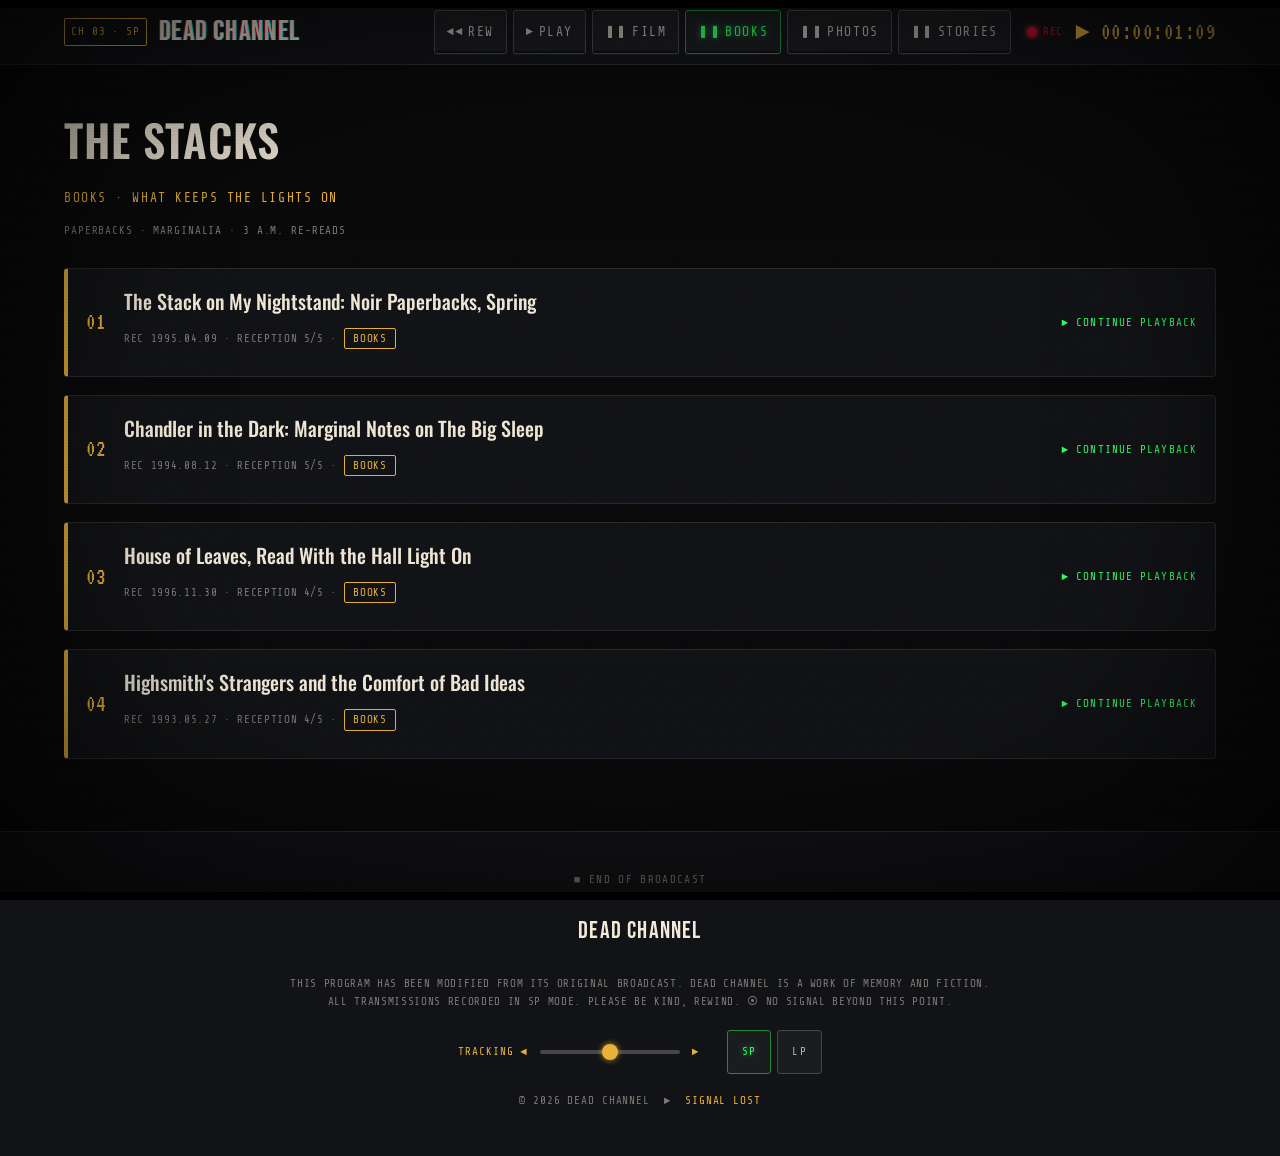
<file: books.html>
<!DOCTYPE html>
<html lang="en">
<head>
  <meta charset="UTF-8" />
  <meta name="viewport" content="width=device-width, initial-scale=1.0" />
  <title>DEAD CHANNEL — The Stacks</title>
  <meta name="description" content="The Stacks — noir paperbacks, late-night reading and the books that keep the lights on." />
  <link rel="preconnect" href="https://fonts.googleapis.com" />
  <link rel="preconnect" href="https://fonts.gstatic.com" crossorigin />
  <link href="https://fonts.googleapis.com/css2?family=Bebas+Neue&family=Newsreader:ital,opsz,wght@0,6..72,400;1,6..72,400&family=Oswald:wght@400;500;600&family=Share+Tech+Mono&family=VT323&display=swap" rel="stylesheet" />
  <link rel="stylesheet" href="css/style.css" />
</head>
<body>
  <a class="skip-link" href="#main">Skip to broadcast</a>

  <div class="fx-overlay fx-vignette" aria-hidden="true"></div>
  <div class="fx-overlay fx-scanlines" aria-hidden="true"></div>
  <div class="fx-overlay fx-grain" aria-hidden="true"></div>
  <div class="letterbox letterbox--top" aria-hidden="true"></div>
  <div class="letterbox letterbox--bottom" aria-hidden="true"></div>

  <header class="site-header">
    <div class="transport">
      <div class="brand">
        <span class="ch-block" aria-hidden="true">CH&nbsp;03&nbsp;·&nbsp;SP</span>
        <a class="wordmark flicker" href="index.html" aria-label="DEAD CHANNEL — home">DEAD CHANNEL</a>
      </div>
      <button class="eject" aria-expanded="false" aria-controls="primary-nav">EJECT ▲</button>
      <nav class="transport-nav" id="primary-nav" aria-label="Primary">
        <button class="key" type="button" data-rewind aria-label="Rewind — previous page">
          <span class="glyph" aria-hidden="true">◄◄</span><span class="label-text">REW</span>
        </button>
        <a class="key" href="index.html" aria-label="Play — home, now broadcasting">
          <span class="glyph" aria-hidden="true">►</span><span class="label-text">PLAY</span>
        </a>
        <a class="key" href="film.html" aria-label="Film — Screening Room">
          <span class="glyph" aria-hidden="true">❚❚</span><span class="label-text">FILM</span>
        </a>
        <a class="key is-active" href="books.html" aria-label="Books — The Stacks" aria-current="page">
          <span class="glyph" aria-hidden="true">❚❚</span><span class="label-text">BOOKS</span>
        </a>
        <a class="key" href="photos.html" aria-label="Photos — The Darkroom">
          <span class="glyph" aria-hidden="true">❚❚</span><span class="label-text">PHOTOS</span>
        </a>
        <a class="key" href="stories.html" aria-label="Stories — Night Notes">
          <span class="glyph" aria-hidden="true">❚❚</span><span class="label-text">STORIES</span>
        </a>
      </nav>
      <div class="status-cluster" aria-hidden="true">
        <span class="rec"><span class="rec-dot"></span>REC</span>
        <span class="timecode js-timecode">► 00:00:00:00</span>
      </div>
    </div>
  </header>

  <main id="main">
    <div class="screen">
      <header class="section-head">
        <h1>The Stacks</h1>
        <p class="sub">BOOKS · WHAT KEEPS THE LIGHTS ON</p>
        <p class="osd-line">PAPERBACKS · MARGINALIA · 3 A.M. RE-READS</p>
      </header>

      <section class="listing" aria-label="Book entries">

        <article class="listing-row cat-books">
          <span class="idx" aria-hidden="true">01</span>
          <div>
            <h2 class="row-title"><a href="post.html">The Stack on My Nightstand: Noir Paperbacks, Spring</a></h2>
            <p class="row-meta">REC 1995.04.09 · RECEPTION 5/5 · <span class="chip chip--books">BOOKS</span></p>
          </div>
          <a class="continue" href="post.html" aria-label="Continue playback — The Stack on My Nightstand">► CONTINUE PLAYBACK</a>
        </article>

        <article class="listing-row cat-books">
          <span class="idx" aria-hidden="true">02</span>
          <div>
            <h2 class="row-title"><a href="post.html">Chandler in the Dark: Marginal Notes on The Big Sleep</a></h2>
            <p class="row-meta">REC 1994.08.12 · RECEPTION 5/5 · <span class="chip chip--books">BOOKS</span></p>
          </div>
          <a class="continue" href="post.html" aria-label="Continue playback — Chandler in the Dark">► CONTINUE PLAYBACK</a>
        </article>

        <article class="listing-row cat-books">
          <span class="idx" aria-hidden="true">03</span>
          <div>
            <h2 class="row-title"><a href="post.html">House of Leaves, Read With the Hall Light On</a></h2>
            <p class="row-meta">REC 1996.11.30 · RECEPTION 4/5 · <span class="chip chip--books">BOOKS</span></p>
          </div>
          <a class="continue" href="post.html" aria-label="Continue playback — House of Leaves">► CONTINUE PLAYBACK</a>
        </article>

        <article class="listing-row cat-books">
          <span class="idx" aria-hidden="true">04</span>
          <div>
            <h2 class="row-title"><a href="post.html">Highsmith's Strangers and the Comfort of Bad Ideas</a></h2>
            <p class="row-meta">REC 1993.05.27 · RECEPTION 4/5 · <span class="chip chip--books">BOOKS</span></p>
          </div>
          <a class="continue" href="post.html" aria-label="Continue playback — Highsmith's Strangers">► CONTINUE PLAYBACK</a>
        </article>

      </section>
    </div>
  </main>

  <footer class="site-footer">
    <div class="screen">
      <p class="footer-rule">■ END OF BROADCAST</p>
      <p class="footer-mark">DEAD CHANNEL</p>
      <p class="legal-crawl">
        This program has been modified from its original broadcast. DEAD CHANNEL is a work of memory and fiction.
        All transmissions recorded in SP mode. Please be kind, rewind. ⦿ No signal beyond this point.
      </p>
      <div class="footer-controls">
        <label class="tracking">
          TRACKING ◄
          <input type="range" class="js-tracking" min="0" max="100" value="50" aria-label="Tracking — adjust scanline and grain intensity" />
          ►
        </label>
        <div class="sp-lp" role="group" aria-label="Tape speed">
          <button type="button" class="js-speed is-active" data-speed="sp">SP</button>
          <button type="button" class="js-speed" data-speed="lp">LP</button>
        </div>
      </div>
      <p class="copyright">© 2026 DEAD CHANNEL&nbsp;&nbsp;►&nbsp;&nbsp;<span>SIGNAL LOST</span></p>
    </div>
  </footer>

  <script src="js/main.js" defer></script>
</body>
</html>
</file>
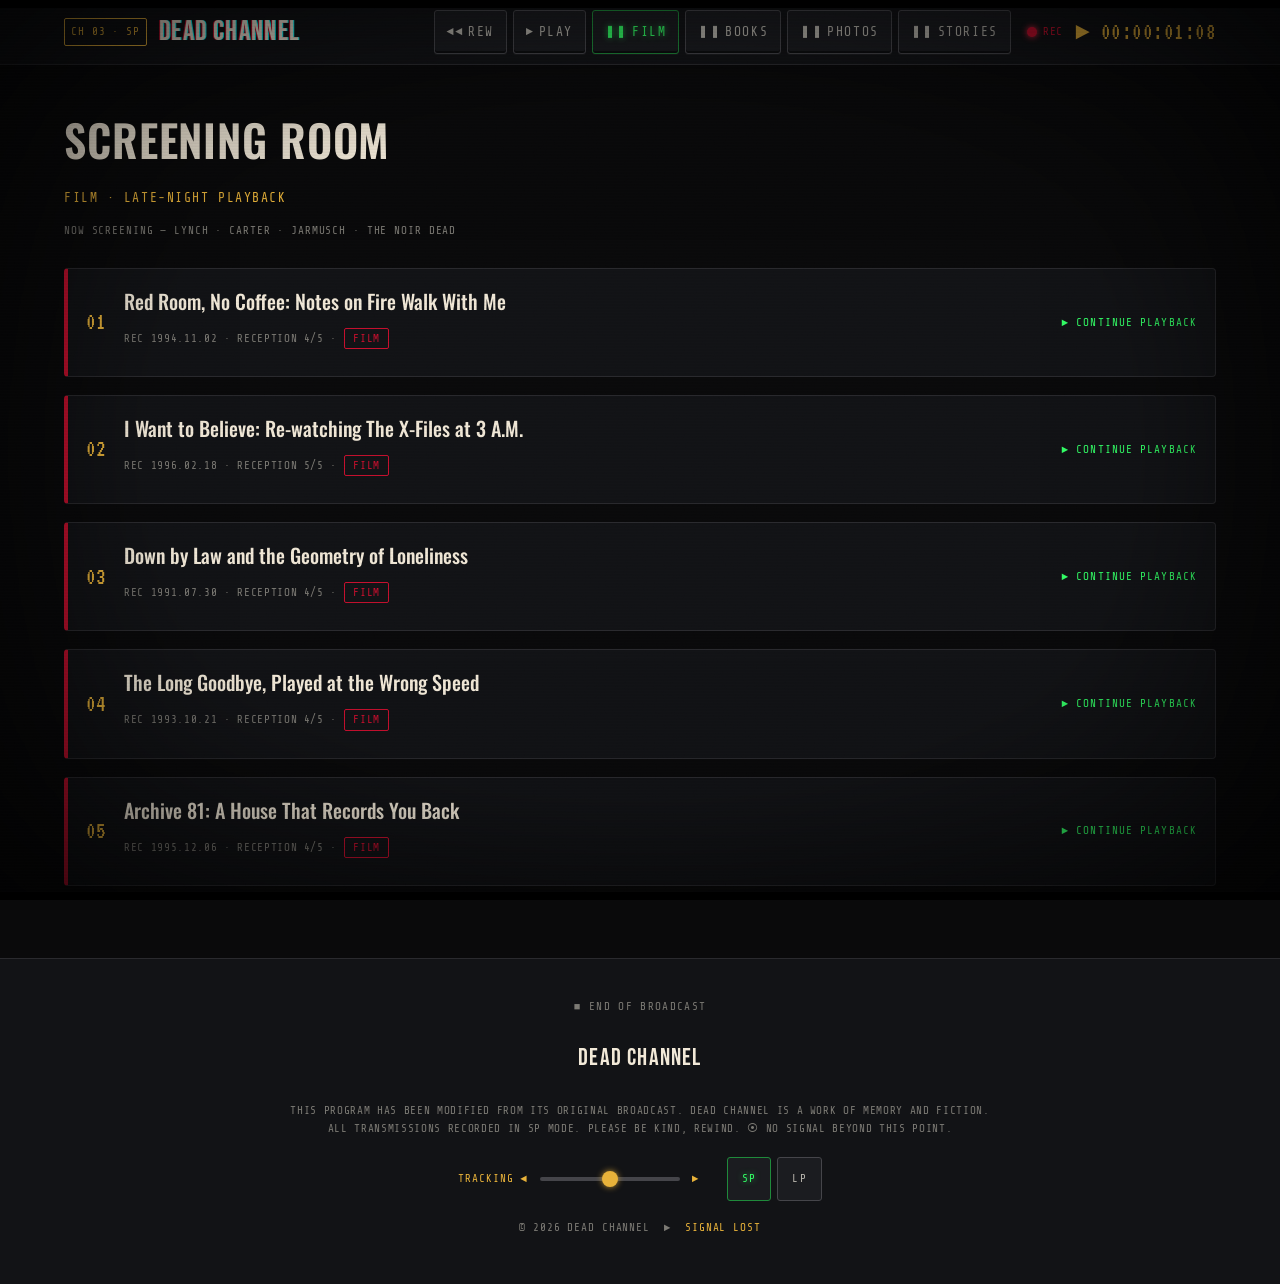
<file: film.html>
<!DOCTYPE html>
<html lang="en">
<head>
  <meta charset="UTF-8" />
  <meta name="viewport" content="width=device-width, initial-scale=1.0" />
  <title>DEAD CHANNEL — Screening Room</title>
  <meta name="description" content="The Screening Room — notes on Lynch, the X-Files, Jarmusch and the long shadow of noir." />
  <link rel="preconnect" href="https://fonts.googleapis.com" />
  <link rel="preconnect" href="https://fonts.gstatic.com" crossorigin />
  <link href="https://fonts.googleapis.com/css2?family=Bebas+Neue&family=Newsreader:ital,opsz,wght@0,6..72,400;1,6..72,400&family=Oswald:wght@400;500;600&family=Share+Tech+Mono&family=VT323&display=swap" rel="stylesheet" />
  <link rel="stylesheet" href="css/style.css" />
</head>
<body>
  <a class="skip-link" href="#main">Skip to broadcast</a>

  <div class="fx-overlay fx-vignette" aria-hidden="true"></div>
  <div class="fx-overlay fx-scanlines" aria-hidden="true"></div>
  <div class="fx-overlay fx-grain" aria-hidden="true"></div>
  <div class="letterbox letterbox--top" aria-hidden="true"></div>
  <div class="letterbox letterbox--bottom" aria-hidden="true"></div>

  <header class="site-header">
    <div class="transport">
      <div class="brand">
        <span class="ch-block" aria-hidden="true">CH&nbsp;03&nbsp;·&nbsp;SP</span>
        <a class="wordmark flicker" href="index.html" aria-label="DEAD CHANNEL — home">DEAD CHANNEL</a>
      </div>
      <button class="eject" aria-expanded="false" aria-controls="primary-nav">EJECT ▲</button>
      <nav class="transport-nav" id="primary-nav" aria-label="Primary">
        <button class="key" type="button" data-rewind aria-label="Rewind — previous page">
          <span class="glyph" aria-hidden="true">◄◄</span><span class="label-text">REW</span>
        </button>
        <a class="key" href="index.html" aria-label="Play — home, now broadcasting">
          <span class="glyph" aria-hidden="true">►</span><span class="label-text">PLAY</span>
        </a>
        <a class="key is-active" href="film.html" aria-label="Film — Screening Room" aria-current="page">
          <span class="glyph" aria-hidden="true">❚❚</span><span class="label-text">FILM</span>
        </a>
        <a class="key" href="books.html" aria-label="Books — The Stacks">
          <span class="glyph" aria-hidden="true">❚❚</span><span class="label-text">BOOKS</span>
        </a>
        <a class="key" href="photos.html" aria-label="Photos — The Darkroom">
          <span class="glyph" aria-hidden="true">❚❚</span><span class="label-text">PHOTOS</span>
        </a>
        <a class="key" href="stories.html" aria-label="Stories — Night Notes">
          <span class="glyph" aria-hidden="true">❚❚</span><span class="label-text">STORIES</span>
        </a>
      </nav>
      <div class="status-cluster" aria-hidden="true">
        <span class="rec"><span class="rec-dot"></span>REC</span>
        <span class="timecode js-timecode">► 00:00:00:00</span>
      </div>
    </div>
  </header>

  <main id="main">
    <div class="screen">
      <header class="section-head">
        <h1>Screening Room</h1>
        <p class="sub">FILM · LATE-NIGHT PLAYBACK</p>
        <p class="osd-line">NOW SCREENING — LYNCH · CARTER · JARMUSCH · THE NOIR DEAD</p>
      </header>

      <section class="listing" aria-label="Film entries">

        <article class="listing-row cat-film">
          <span class="idx" aria-hidden="true">01</span>
          <div>
            <h2 class="row-title"><a href="post.html">Red Room, No Coffee: Notes on Fire Walk With Me</a></h2>
            <p class="row-meta">REC 1994.11.02 · RECEPTION 4/5 · <span class="chip chip--film">FILM</span></p>
          </div>
          <a class="continue" href="post.html" aria-label="Continue playback — Red Room, No Coffee">► CONTINUE PLAYBACK</a>
        </article>

        <article class="listing-row cat-film">
          <span class="idx" aria-hidden="true">02</span>
          <div>
            <h2 class="row-title"><a href="post.html">I Want to Believe: Re-watching The X-Files at 3 A.M.</a></h2>
            <p class="row-meta">REC 1996.02.18 · RECEPTION 5/5 · <span class="chip chip--film">FILM</span></p>
          </div>
          <a class="continue" href="post.html" aria-label="Continue playback — I Want to Believe">► CONTINUE PLAYBACK</a>
        </article>

        <article class="listing-row cat-film">
          <span class="idx" aria-hidden="true">03</span>
          <div>
            <h2 class="row-title"><a href="post.html">Down by Law and the Geometry of Loneliness</a></h2>
            <p class="row-meta">REC 1991.07.30 · RECEPTION 4/5 · <span class="chip chip--film">FILM</span></p>
          </div>
          <a class="continue" href="post.html" aria-label="Continue playback — Down by Law">► CONTINUE PLAYBACK</a>
        </article>

        <article class="listing-row cat-film">
          <span class="idx" aria-hidden="true">04</span>
          <div>
            <h2 class="row-title"><a href="post.html">The Long Goodbye, Played at the Wrong Speed</a></h2>
            <p class="row-meta">REC 1993.10.21 · RECEPTION 4/5 · <span class="chip chip--film">FILM</span></p>
          </div>
          <a class="continue" href="post.html" aria-label="Continue playback — The Long Goodbye">► CONTINUE PLAYBACK</a>
        </article>

        <article class="listing-row cat-film">
          <span class="idx" aria-hidden="true">05</span>
          <div>
            <h2 class="row-title"><a href="post.html">Archive 81: A House That Records You Back</a></h2>
            <p class="row-meta">REC 1995.12.06 · RECEPTION 4/5 · <span class="chip chip--film">FILM</span></p>
          </div>
          <a class="continue" href="post.html" aria-label="Continue playback — Archive 81">► CONTINUE PLAYBACK</a>
        </article>

      </section>
    </div>
  </main>

  <footer class="site-footer">
    <div class="screen">
      <p class="footer-rule">■ END OF BROADCAST</p>
      <p class="footer-mark">DEAD CHANNEL</p>
      <p class="legal-crawl">
        This program has been modified from its original broadcast. DEAD CHANNEL is a work of memory and fiction.
        All transmissions recorded in SP mode. Please be kind, rewind. ⦿ No signal beyond this point.
      </p>
      <div class="footer-controls">
        <label class="tracking">
          TRACKING ◄
          <input type="range" class="js-tracking" min="0" max="100" value="50" aria-label="Tracking — adjust scanline and grain intensity" />
          ►
        </label>
        <div class="sp-lp" role="group" aria-label="Tape speed">
          <button type="button" class="js-speed is-active" data-speed="sp">SP</button>
          <button type="button" class="js-speed" data-speed="lp">LP</button>
        </div>
      </div>
      <p class="copyright">© 2026 DEAD CHANNEL&nbsp;&nbsp;►&nbsp;&nbsp;<span>SIGNAL LOST</span></p>
    </div>
  </footer>

  <script src="js/main.js" defer></script>
</body>
</html>
</file>
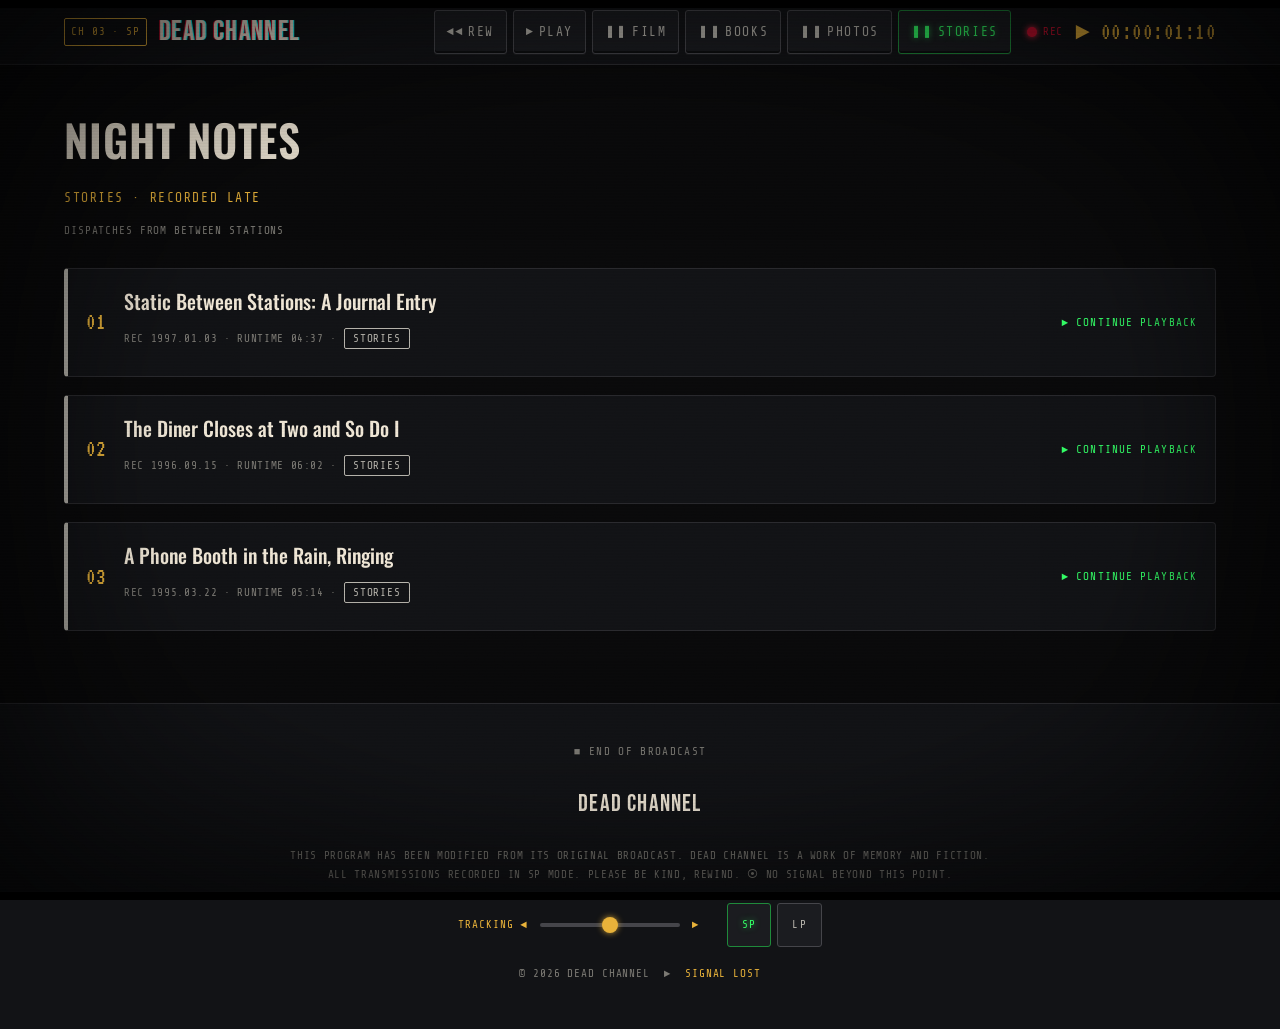
<file: stories.html>
<!DOCTYPE html>
<html lang="en">
<head>
  <meta charset="UTF-8" />
  <meta name="viewport" content="width=device-width, initial-scale=1.0" />
  <title>DEAD CHANNEL — Night Notes</title>
  <meta name="description" content="Night Notes — first-person dispatches recorded late and played back later." />
  <link rel="preconnect" href="https://fonts.googleapis.com" />
  <link rel="preconnect" href="https://fonts.gstatic.com" crossorigin />
  <link href="https://fonts.googleapis.com/css2?family=Bebas+Neue&family=Newsreader:ital,opsz,wght@0,6..72,400;1,6..72,400&family=Oswald:wght@400;500;600&family=Share+Tech+Mono&family=VT323&display=swap" rel="stylesheet" />
  <link rel="stylesheet" href="css/style.css" />
</head>
<body>
  <a class="skip-link" href="#main">Skip to broadcast</a>

  <div class="fx-overlay fx-vignette" aria-hidden="true"></div>
  <div class="fx-overlay fx-scanlines" aria-hidden="true"></div>
  <div class="fx-overlay fx-grain" aria-hidden="true"></div>
  <div class="letterbox letterbox--top" aria-hidden="true"></div>
  <div class="letterbox letterbox--bottom" aria-hidden="true"></div>

  <header class="site-header">
    <div class="transport">
      <div class="brand">
        <span class="ch-block" aria-hidden="true">CH&nbsp;03&nbsp;·&nbsp;SP</span>
        <a class="wordmark flicker" href="index.html" aria-label="DEAD CHANNEL — home">DEAD CHANNEL</a>
      </div>
      <button class="eject" aria-expanded="false" aria-controls="primary-nav">EJECT ▲</button>
      <nav class="transport-nav" id="primary-nav" aria-label="Primary">
        <button class="key" type="button" data-rewind aria-label="Rewind — previous page">
          <span class="glyph" aria-hidden="true">◄◄</span><span class="label-text">REW</span>
        </button>
        <a class="key" href="index.html" aria-label="Play — home, now broadcasting">
          <span class="glyph" aria-hidden="true">►</span><span class="label-text">PLAY</span>
        </a>
        <a class="key" href="film.html" aria-label="Film — Screening Room">
          <span class="glyph" aria-hidden="true">❚❚</span><span class="label-text">FILM</span>
        </a>
        <a class="key" href="books.html" aria-label="Books — The Stacks">
          <span class="glyph" aria-hidden="true">❚❚</span><span class="label-text">BOOKS</span>
        </a>
        <a class="key" href="photos.html" aria-label="Photos — The Darkroom">
          <span class="glyph" aria-hidden="true">❚❚</span><span class="label-text">PHOTOS</span>
        </a>
        <a class="key is-active" href="stories.html" aria-label="Stories — Night Notes" aria-current="page">
          <span class="glyph" aria-hidden="true">❚❚</span><span class="label-text">STORIES</span>
        </a>
      </nav>
      <div class="status-cluster" aria-hidden="true">
        <span class="rec"><span class="rec-dot"></span>REC</span>
        <span class="timecode js-timecode">► 00:00:00:00</span>
      </div>
    </div>
  </header>

  <main id="main">
    <div class="screen">
      <header class="section-head">
        <h1>Night Notes</h1>
        <p class="sub">STORIES · RECORDED LATE</p>
        <p class="osd-line">DISPATCHES FROM BETWEEN STATIONS</p>
      </header>

      <section class="listing" aria-label="Story entries">

        <article class="listing-row cat-stories">
          <span class="idx" aria-hidden="true">01</span>
          <div>
            <h2 class="row-title"><a href="post.html">Static Between Stations: A Journal Entry</a></h2>
            <p class="row-meta">REC 1997.01.03 · RUNTIME 04:37 · <span class="chip chip--stories">STORIES</span></p>
          </div>
          <a class="continue" href="post.html" aria-label="Continue playback — Static Between Stations">► CONTINUE PLAYBACK</a>
        </article>

        <article class="listing-row cat-stories">
          <span class="idx" aria-hidden="true">02</span>
          <div>
            <h2 class="row-title"><a href="post.html">The Diner Closes at Two and So Do I</a></h2>
            <p class="row-meta">REC 1996.09.15 · RUNTIME 06:02 · <span class="chip chip--stories">STORIES</span></p>
          </div>
          <a class="continue" href="post.html" aria-label="Continue playback — The Diner Closes at Two">► CONTINUE PLAYBACK</a>
        </article>

        <article class="listing-row cat-stories">
          <span class="idx" aria-hidden="true">03</span>
          <div>
            <h2 class="row-title"><a href="post.html">A Phone Booth in the Rain, Ringing</a></h2>
            <p class="row-meta">REC 1995.03.22 · RUNTIME 05:14 · <span class="chip chip--stories">STORIES</span></p>
          </div>
          <a class="continue" href="post.html" aria-label="Continue playback — A Phone Booth in the Rain">► CONTINUE PLAYBACK</a>
        </article>

      </section>
    </div>
  </main>

  <footer class="site-footer">
    <div class="screen">
      <p class="footer-rule">■ END OF BROADCAST</p>
      <p class="footer-mark">DEAD CHANNEL</p>
      <p class="legal-crawl">
        This program has been modified from its original broadcast. DEAD CHANNEL is a work of memory and fiction.
        All transmissions recorded in SP mode. Please be kind, rewind. ⦿ No signal beyond this point.
      </p>
      <div class="footer-controls">
        <label class="tracking">
          TRACKING ◄
          <input type="range" class="js-tracking" min="0" max="100" value="50" aria-label="Tracking — adjust scanline and grain intensity" />
          ►
        </label>
        <div class="sp-lp" role="group" aria-label="Tape speed">
          <button type="button" class="js-speed is-active" data-speed="sp">SP</button>
          <button type="button" class="js-speed" data-speed="lp">LP</button>
        </div>
      </div>
      <p class="copyright">© 2026 DEAD CHANNEL&nbsp;&nbsp;►&nbsp;&nbsp;<span>SIGNAL LOST</span></p>
    </div>
  </footer>

  <script src="js/main.js" defer></script>
</body>
</html>
</file>
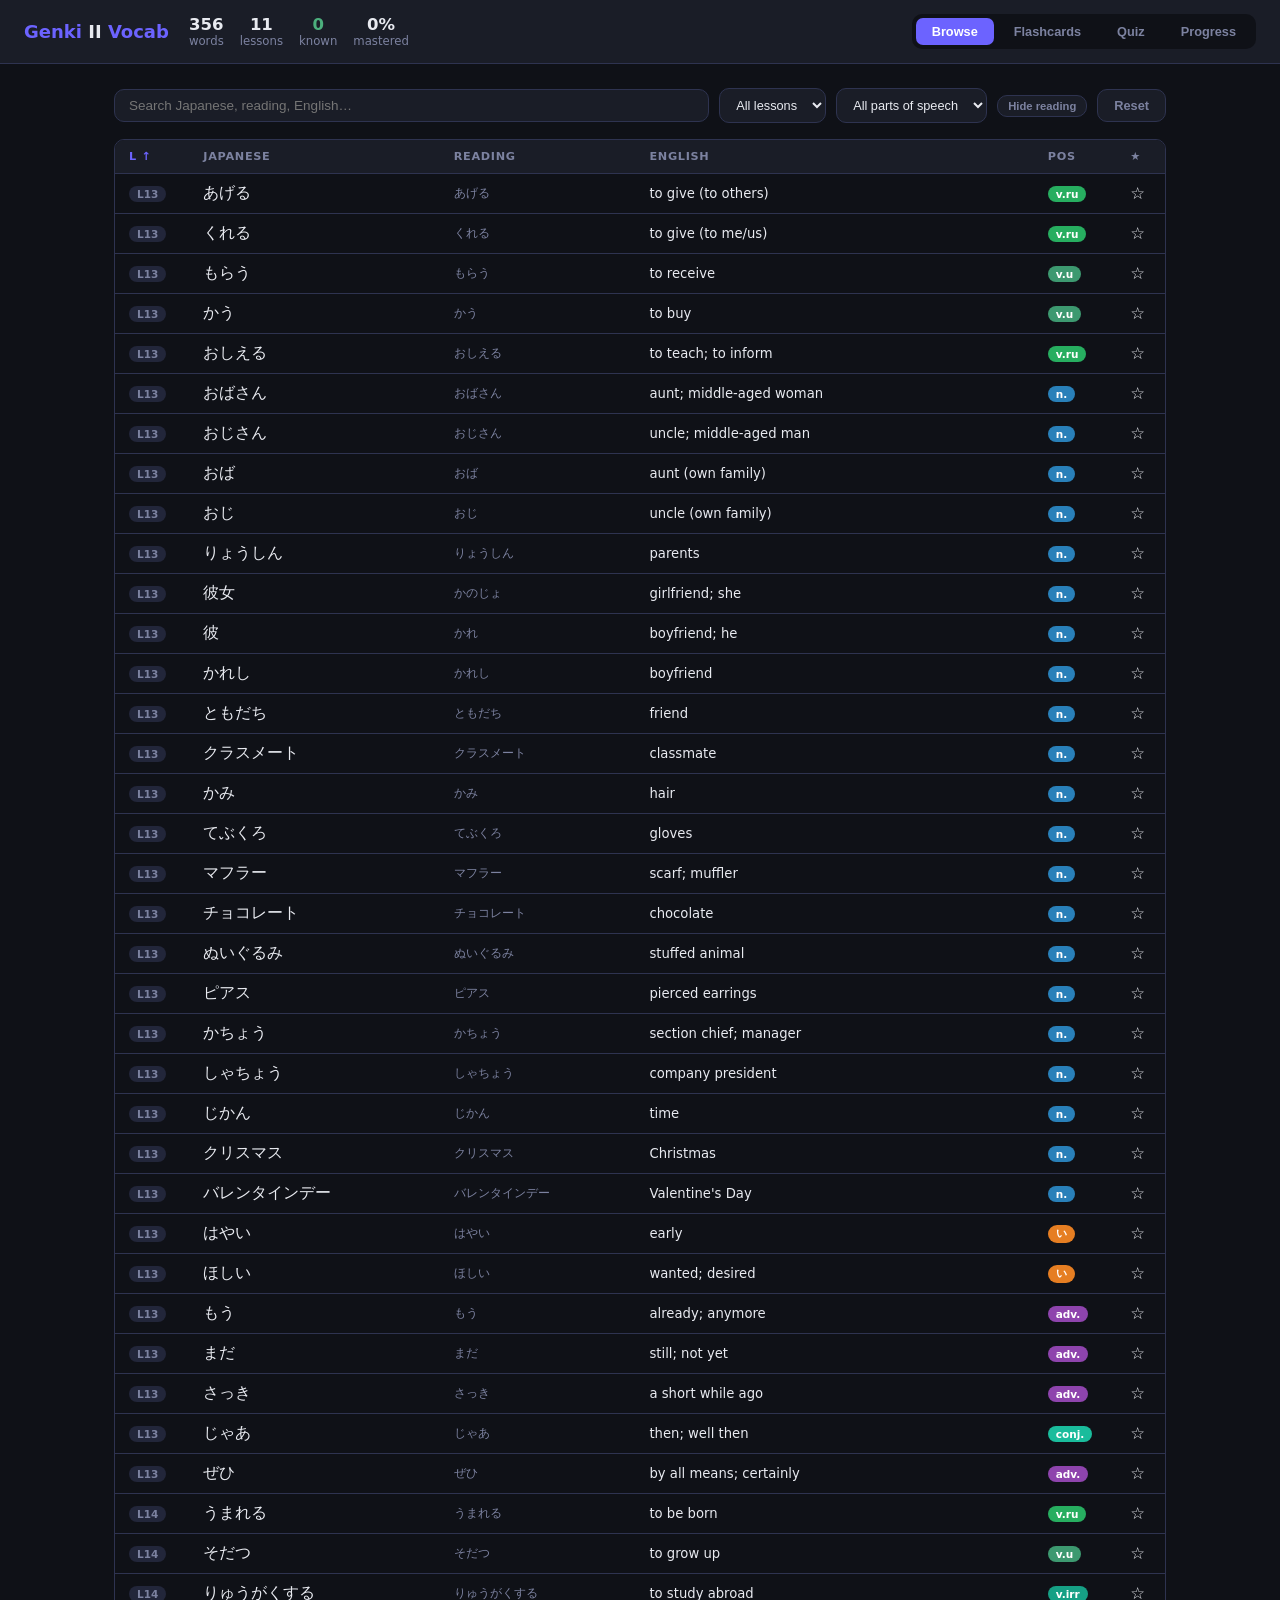
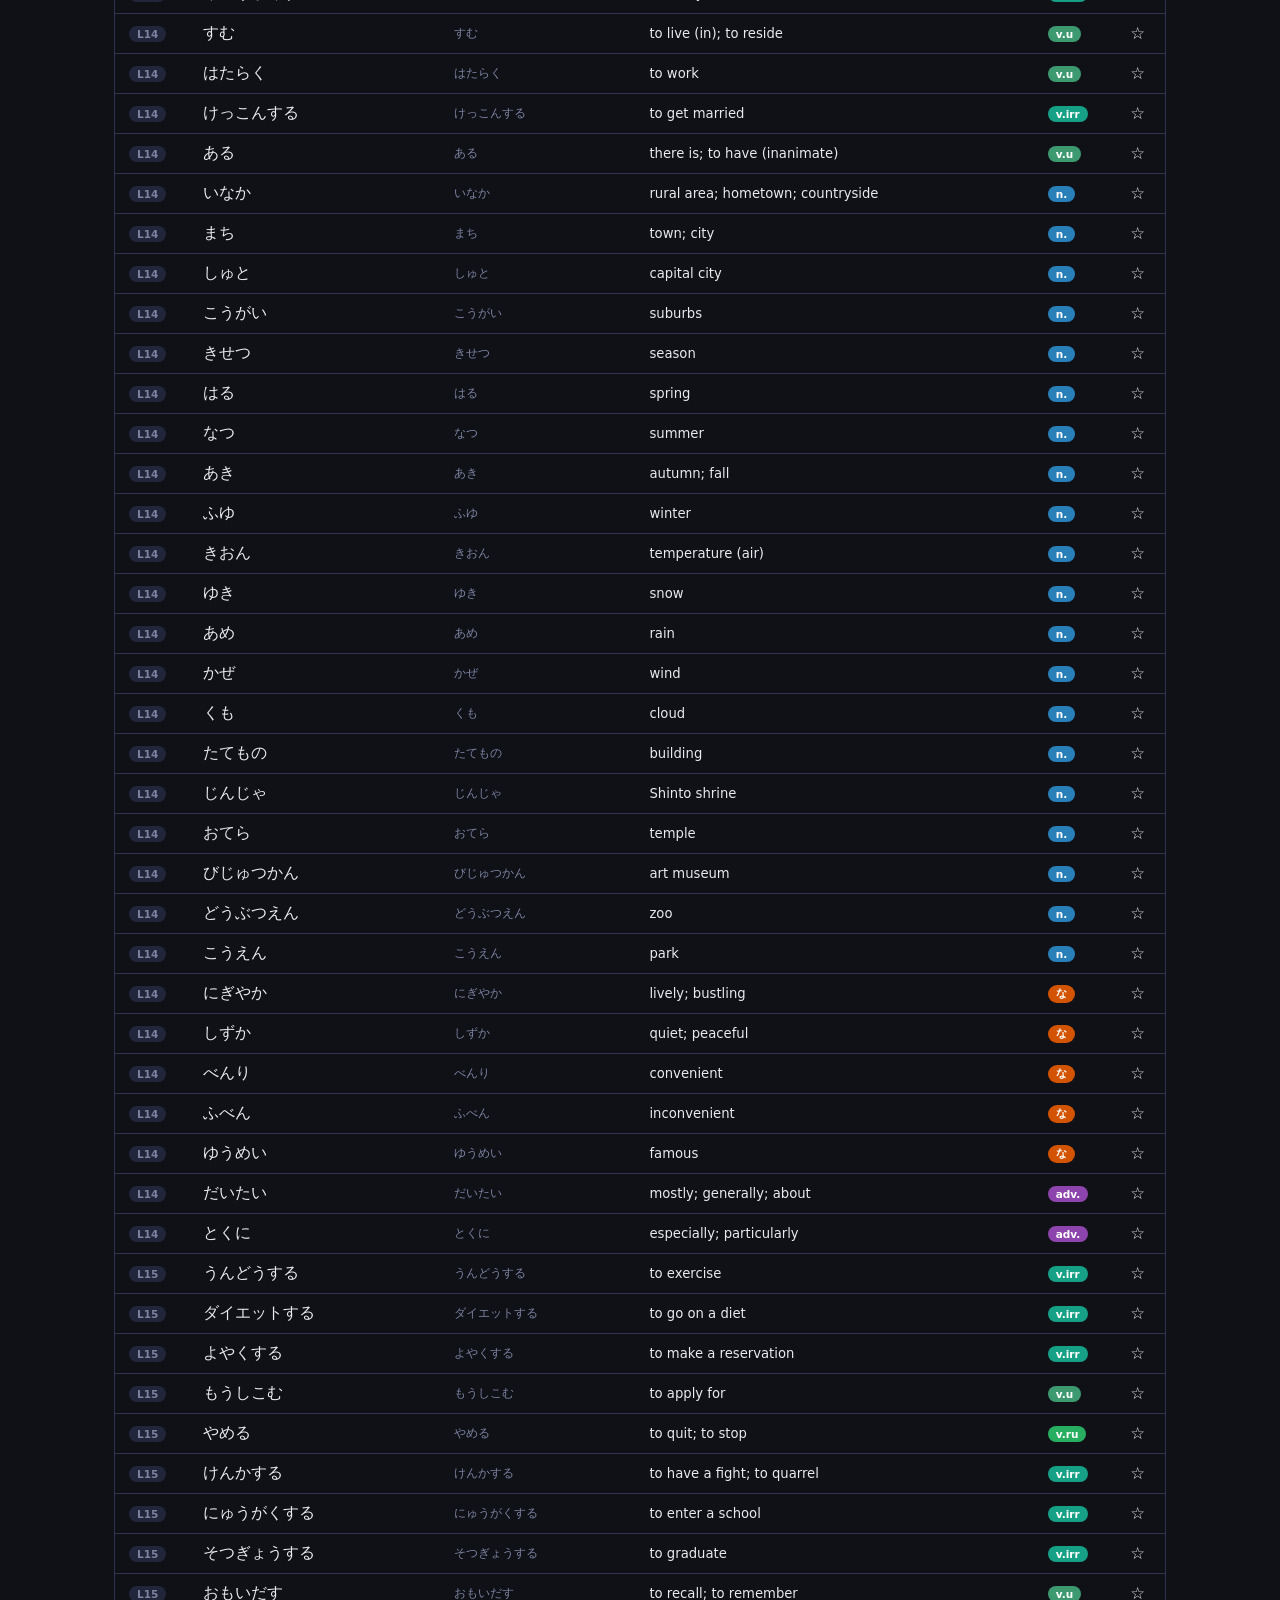
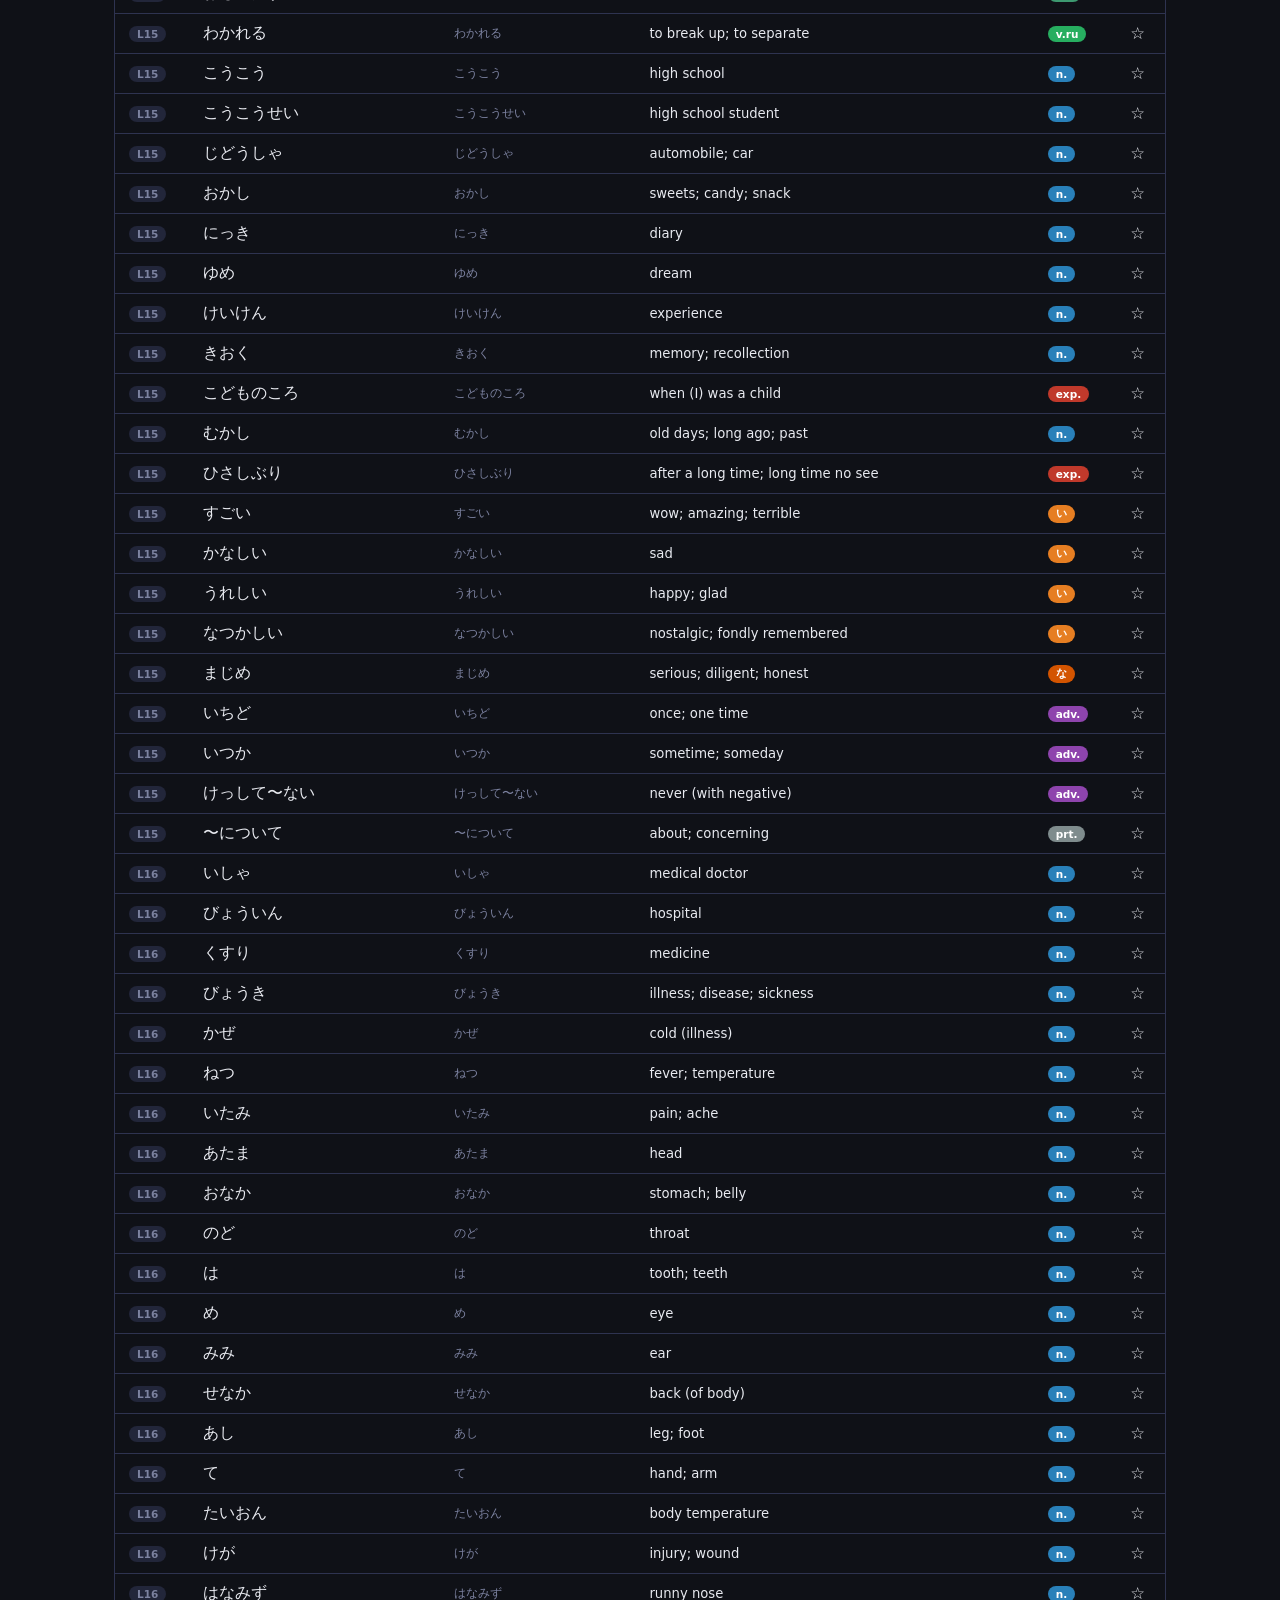
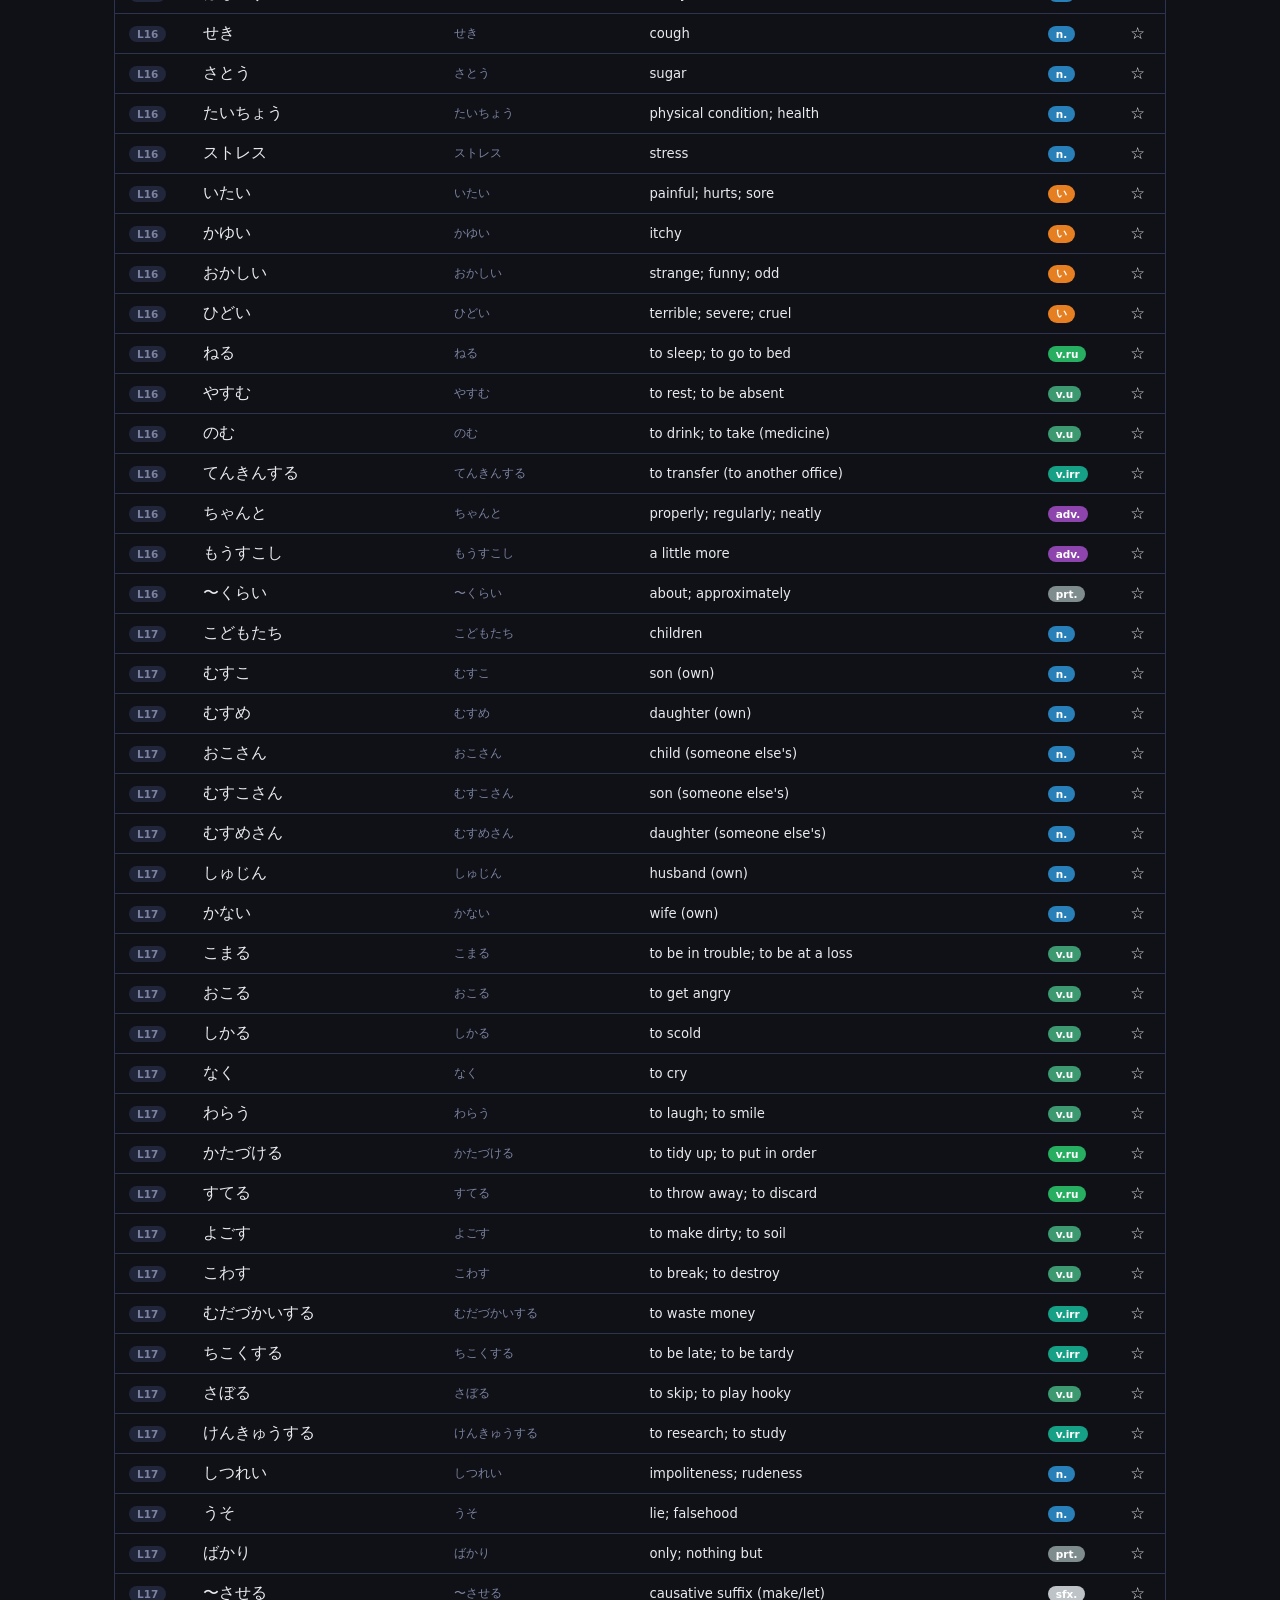
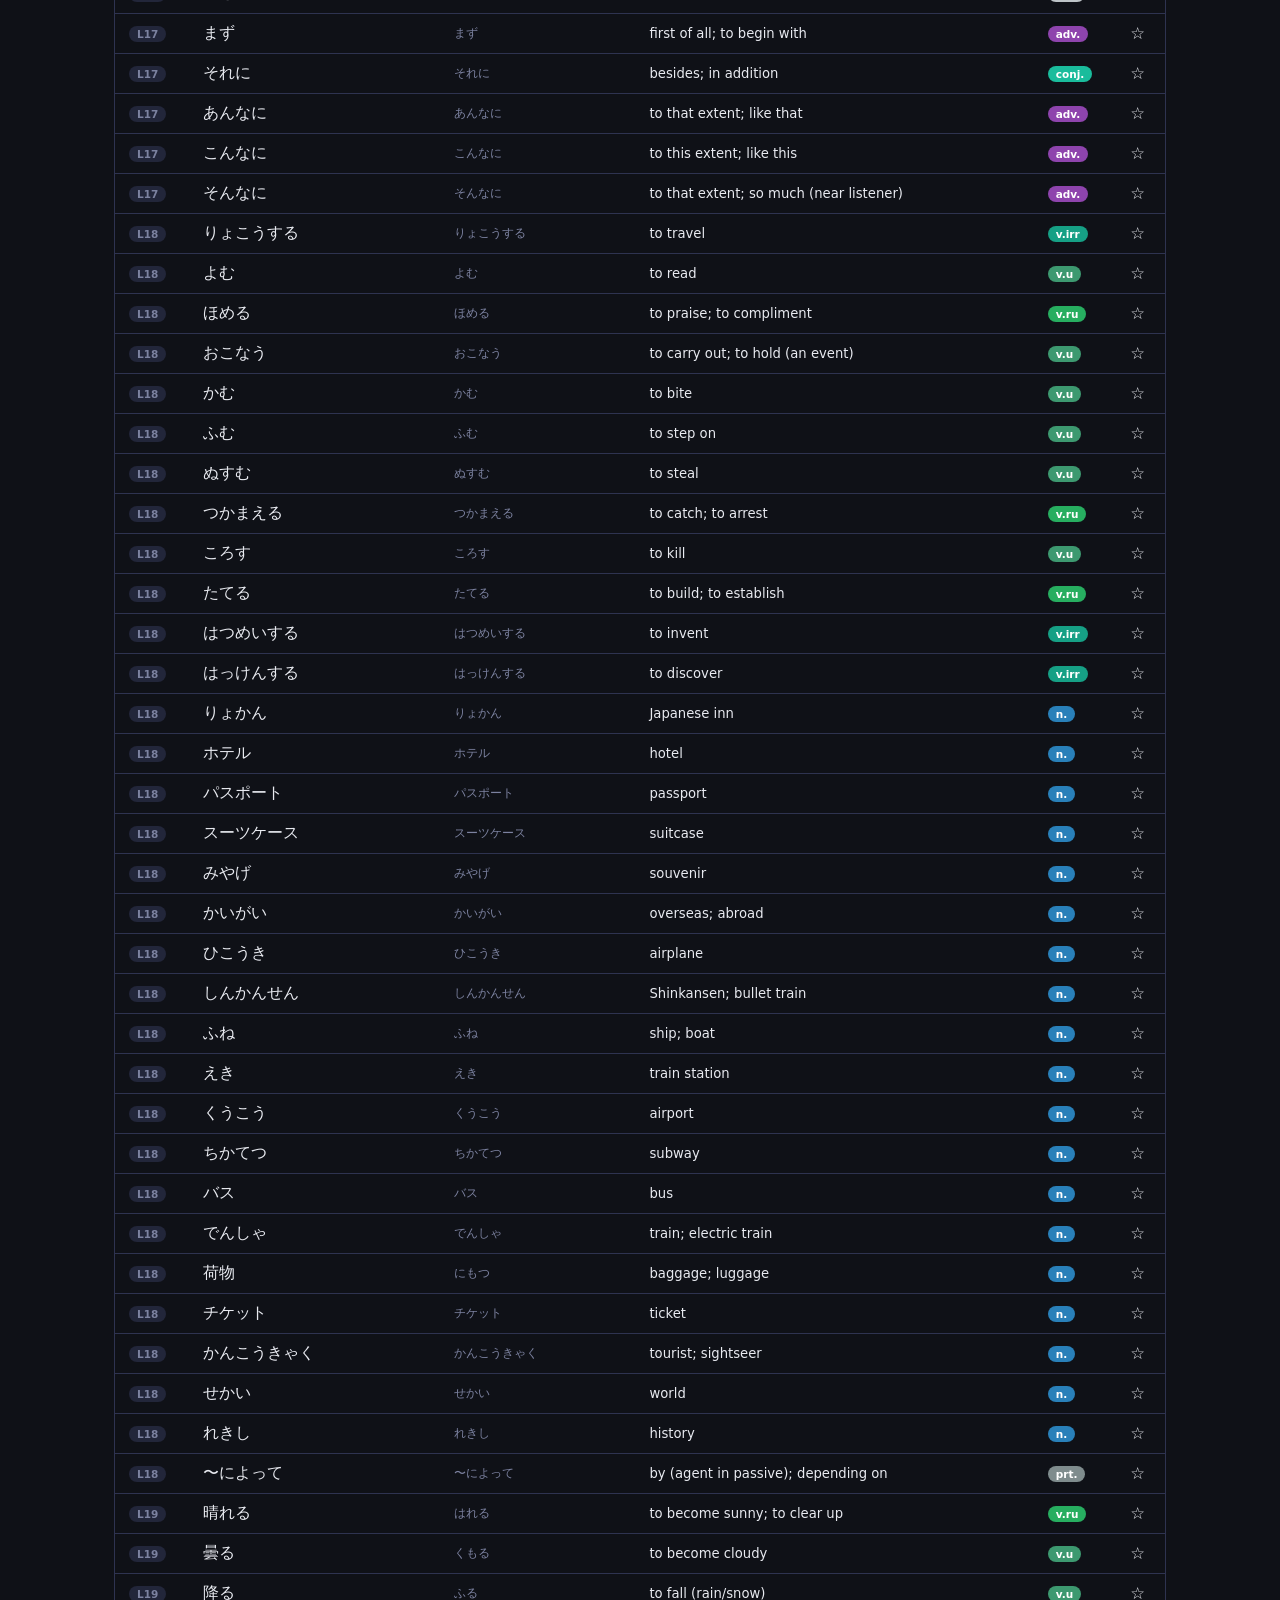
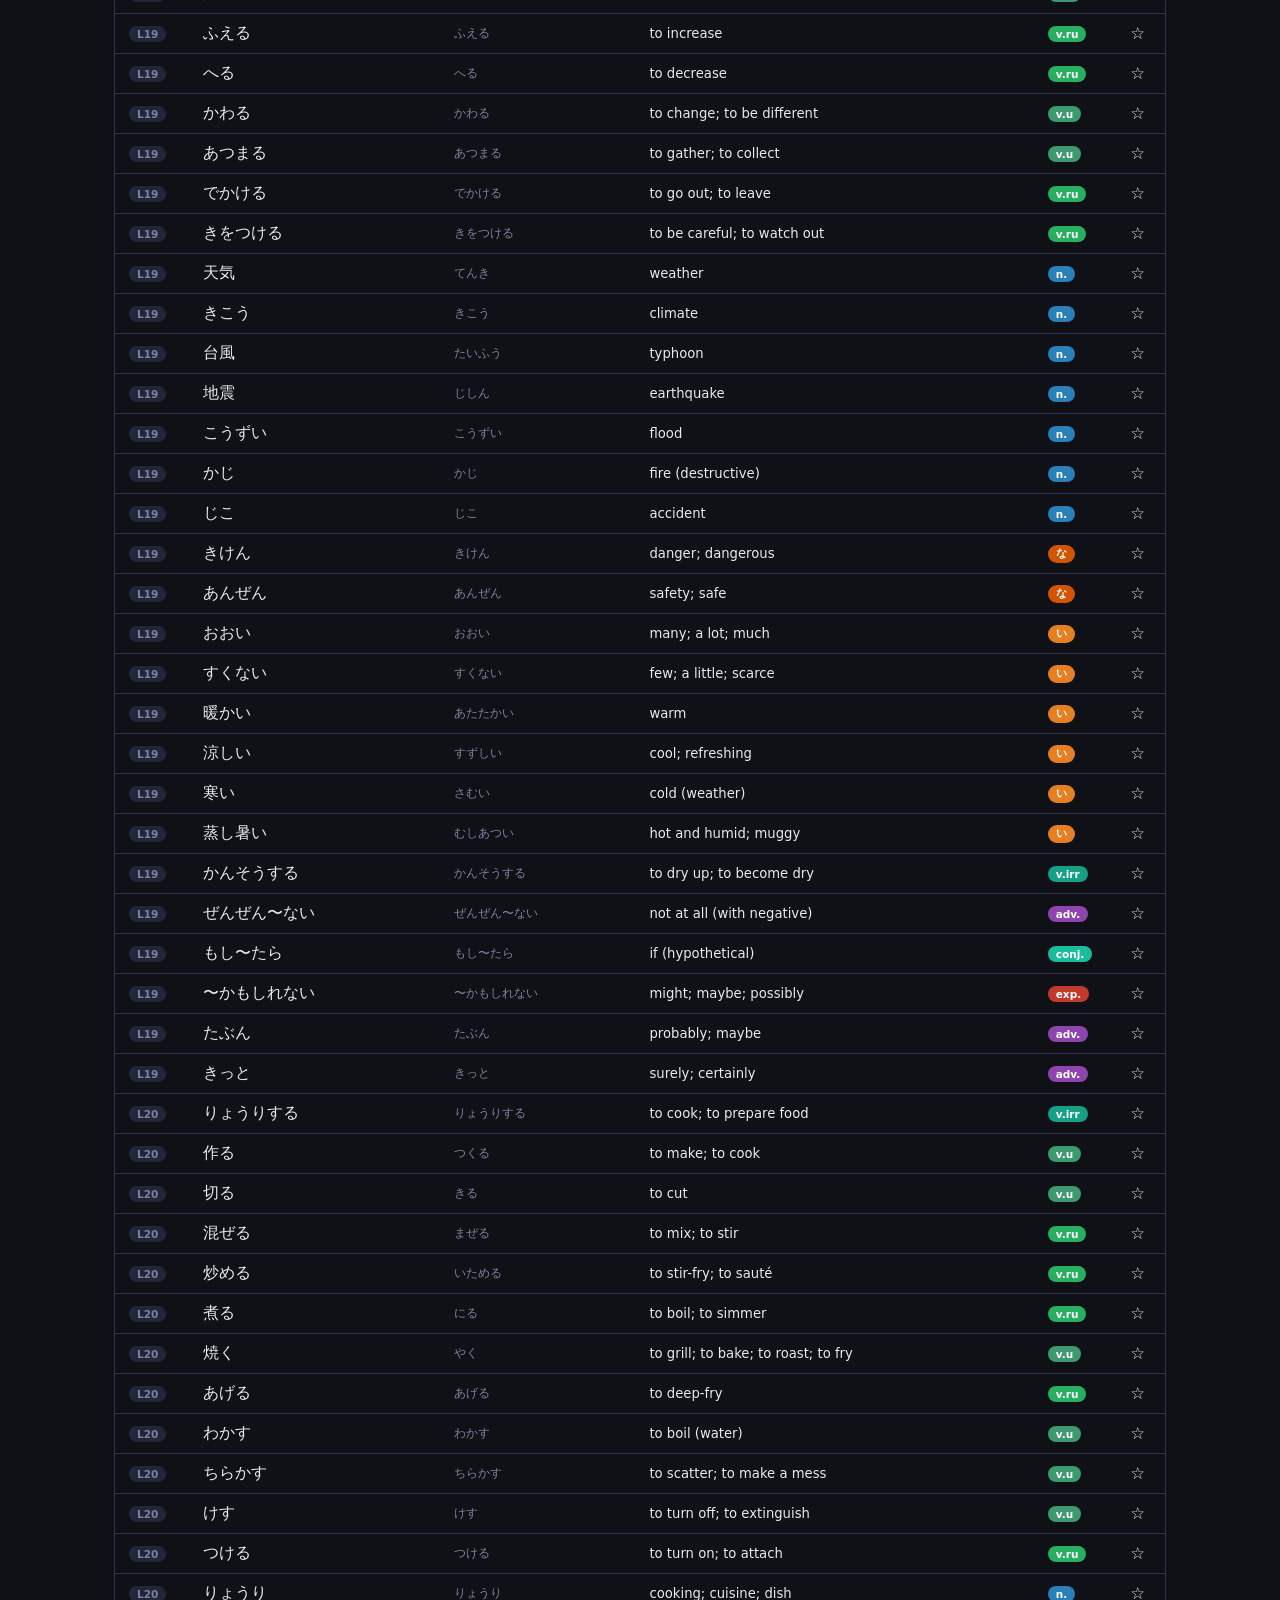
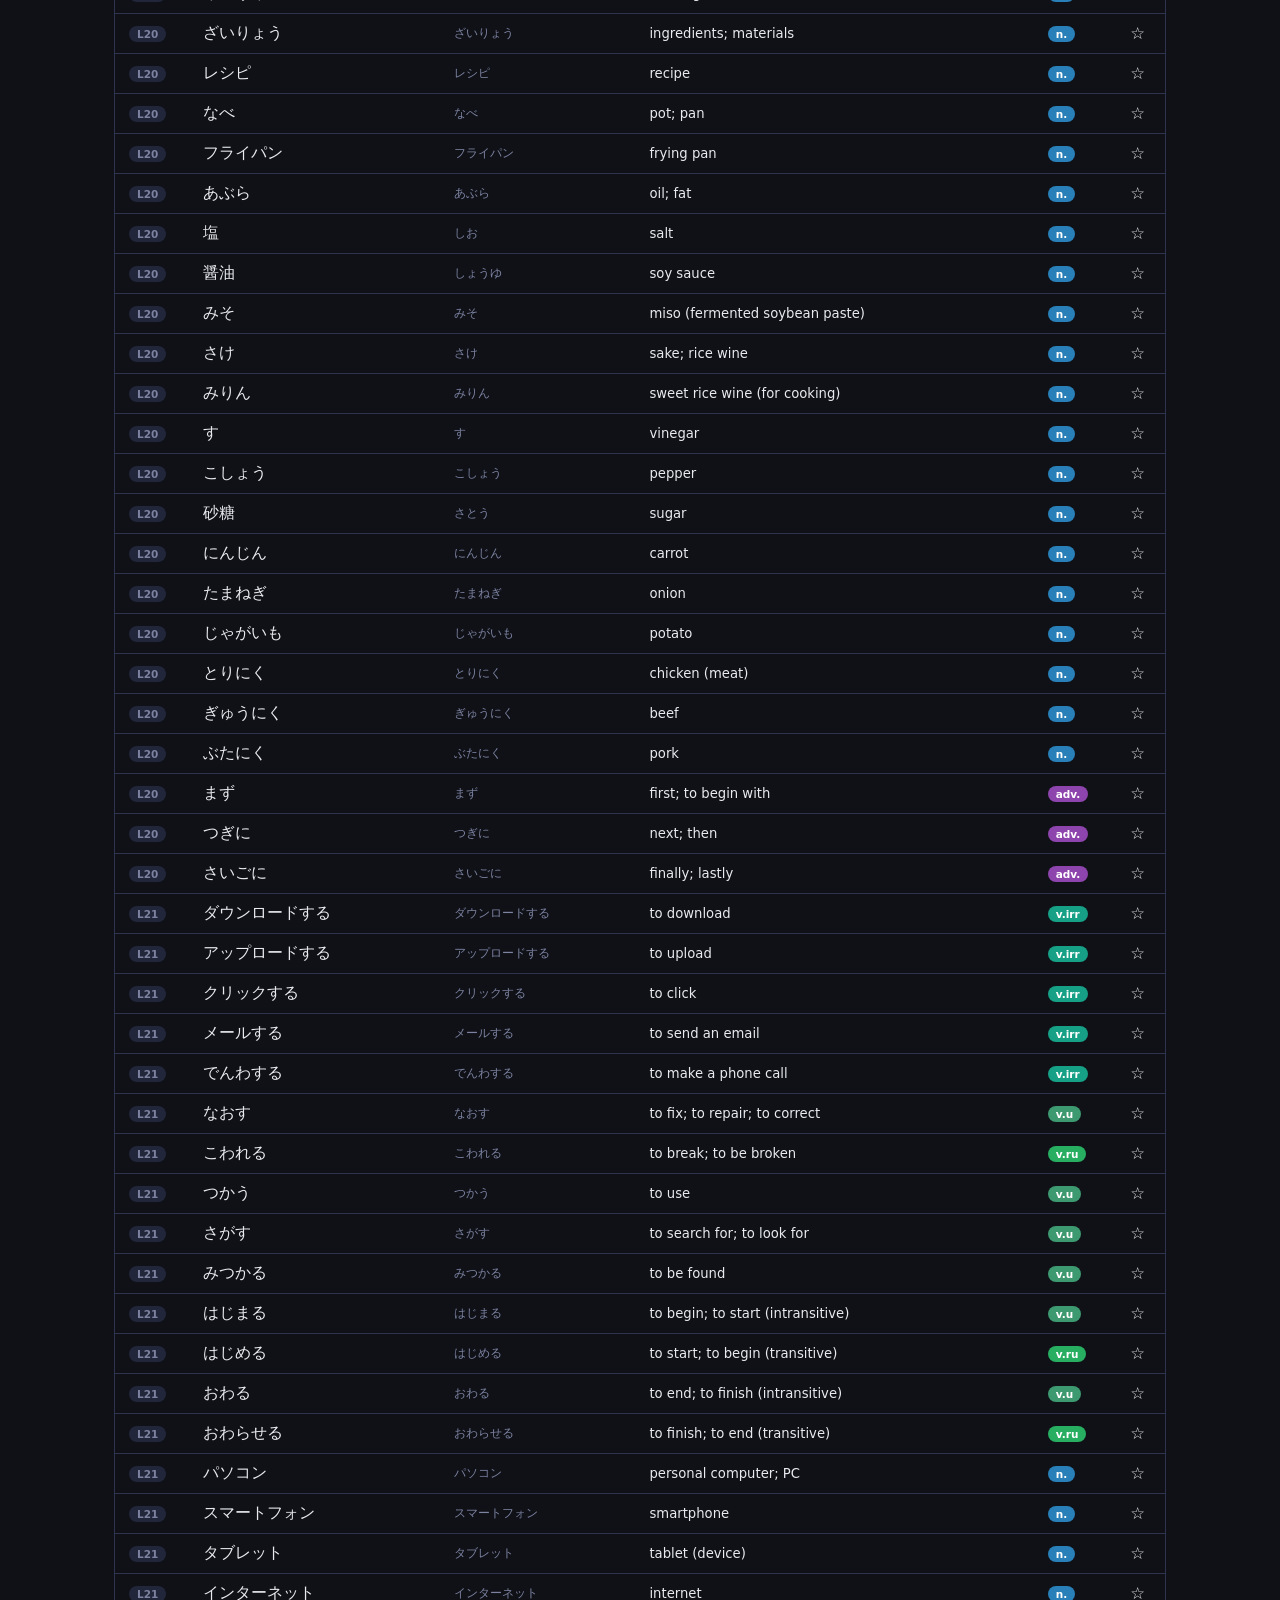
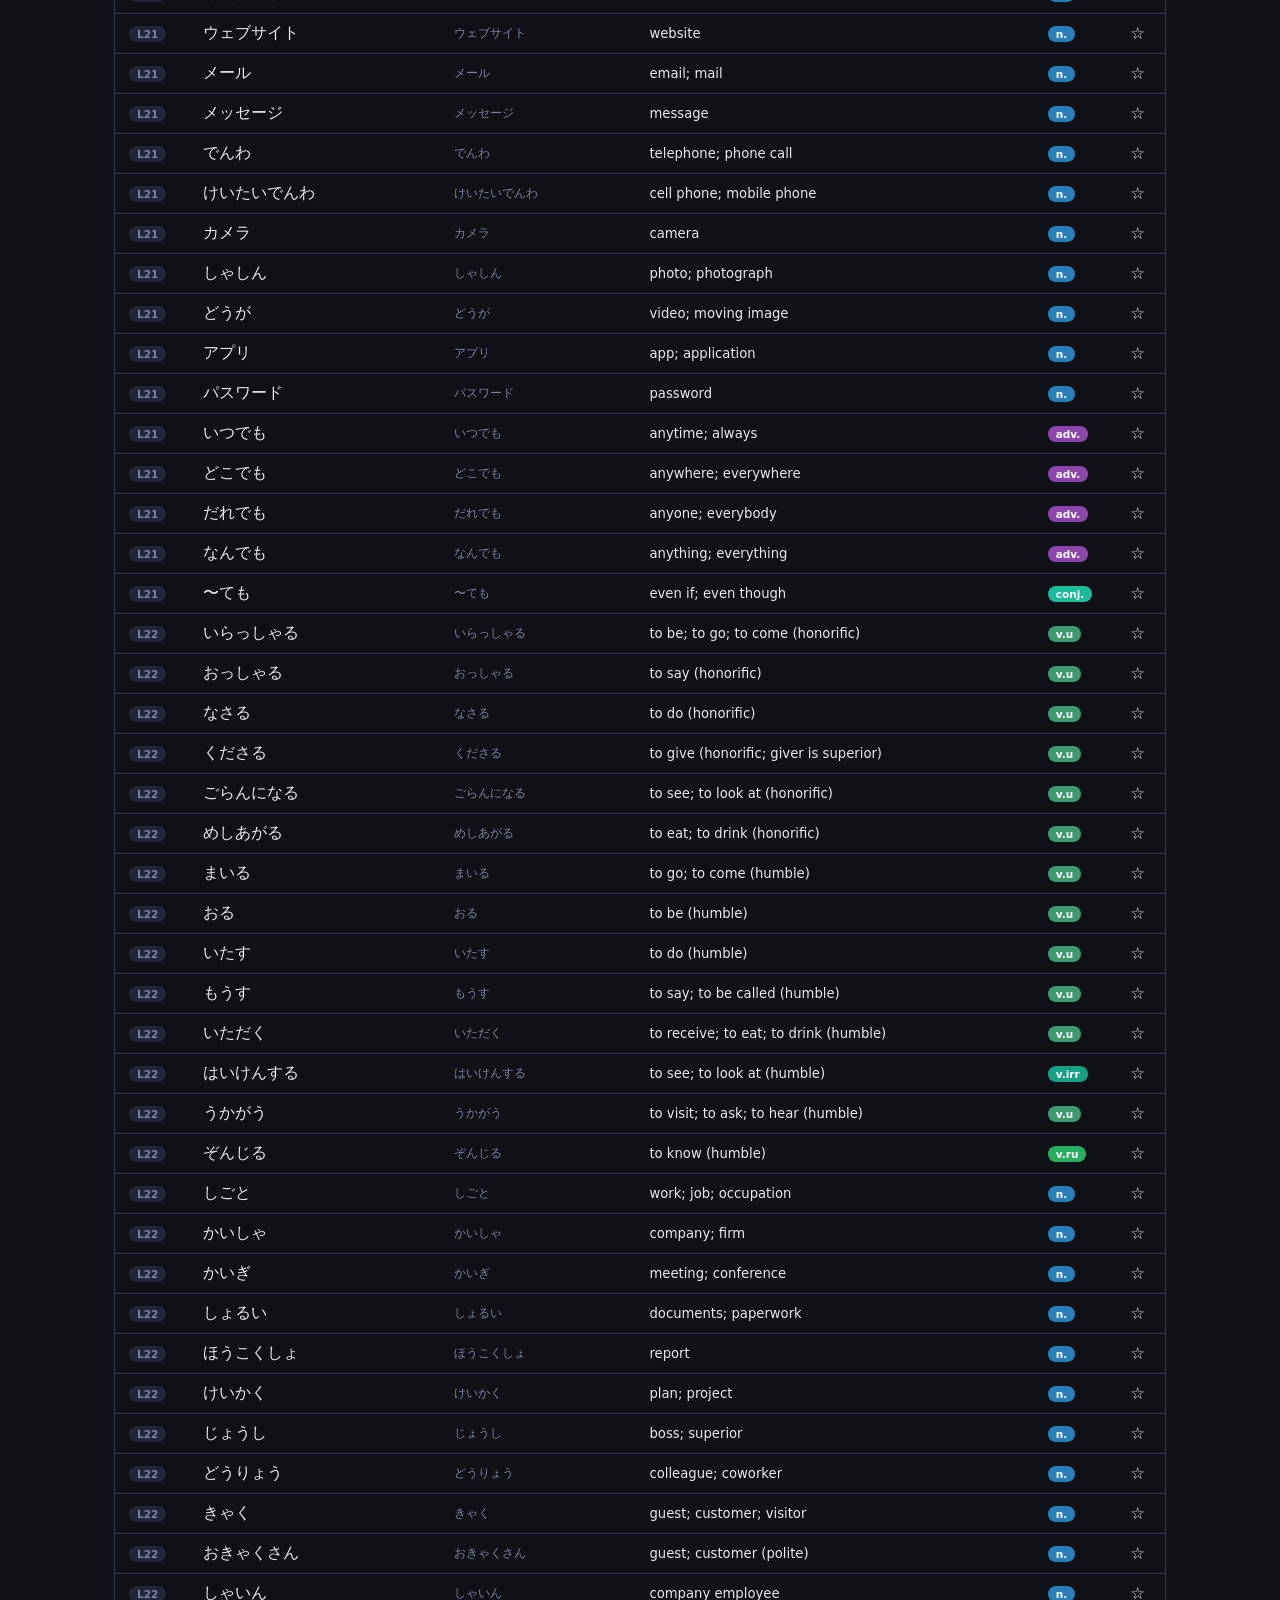
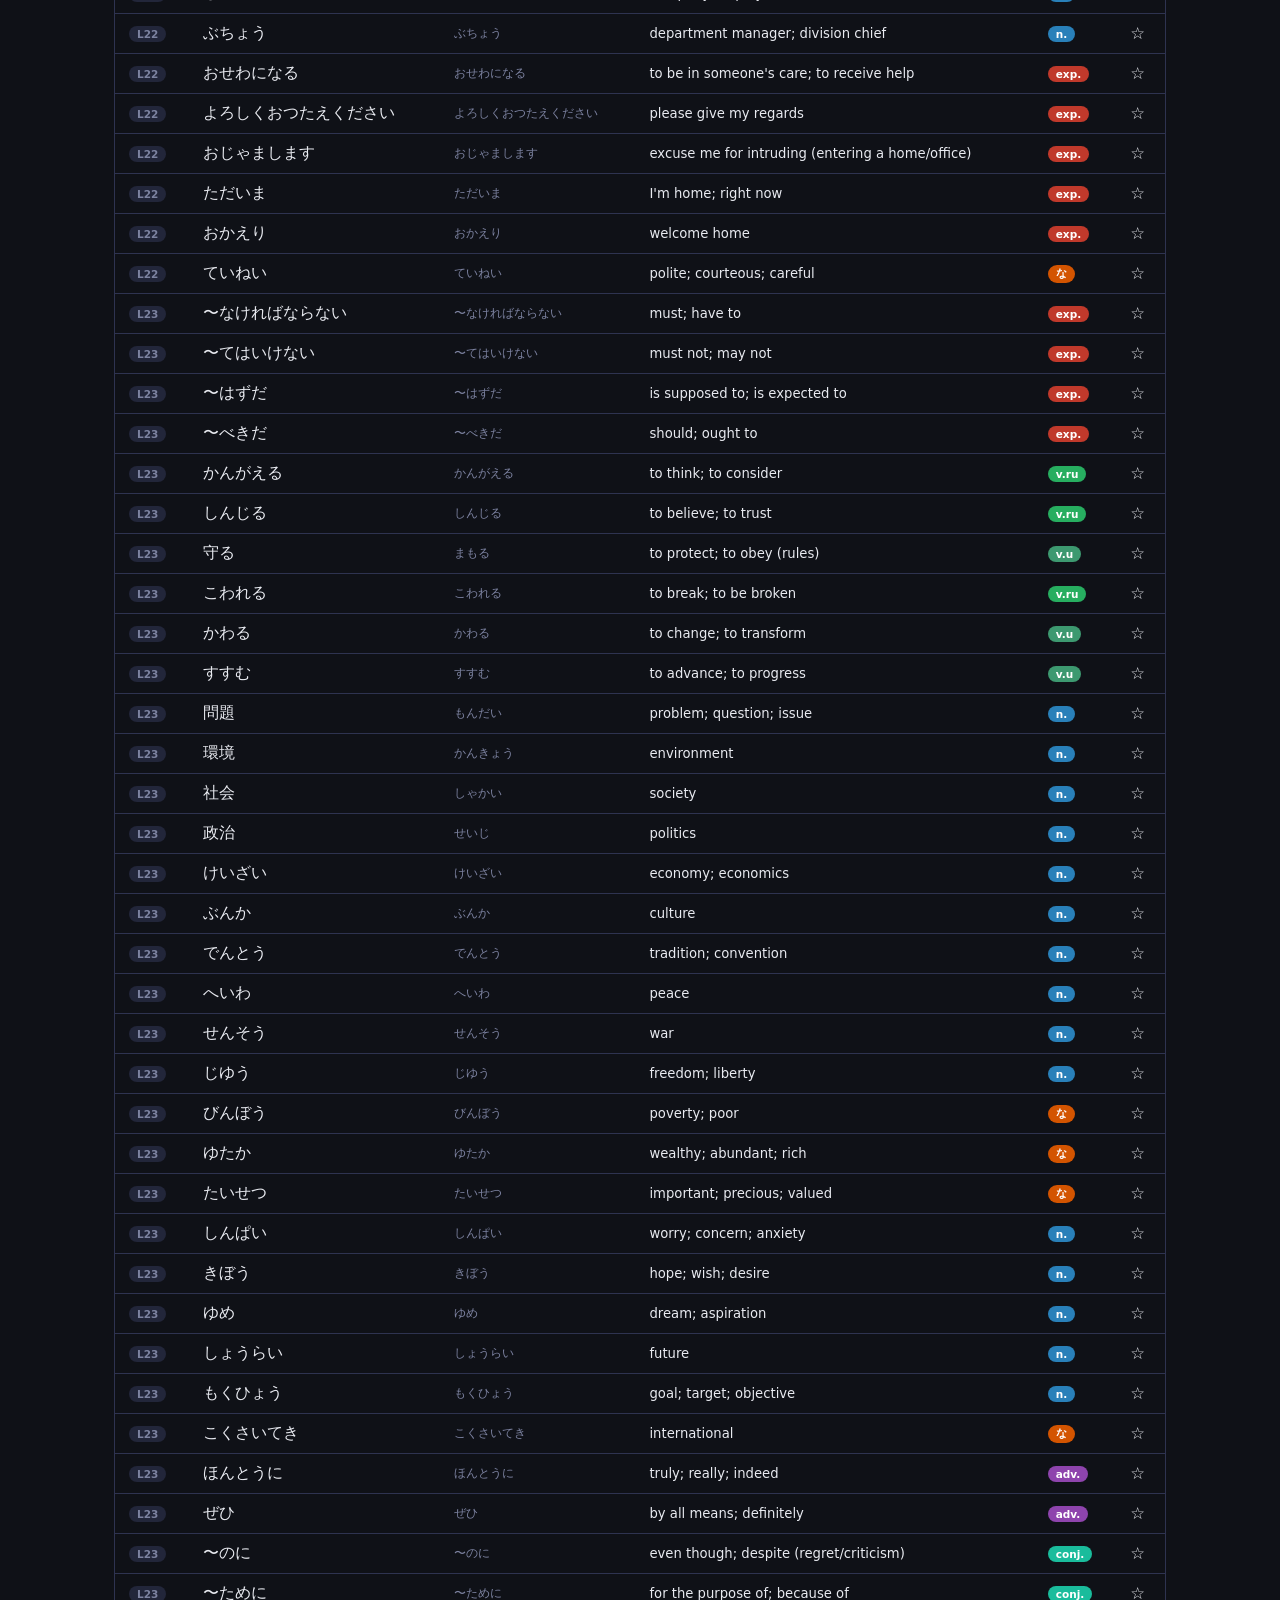
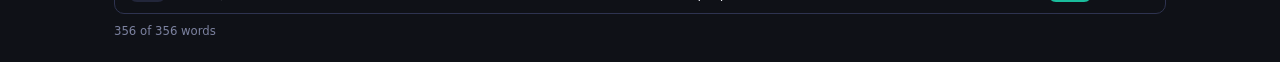
<file: vocab.html>
<!DOCTYPE html>
<html lang="en">
<head>
  <meta charset="UTF-8" />
  <meta name="viewport" content="width=device-width, initial-scale=1.0" />
  <title>Genki II Vocabulary</title>
  <script src="genki2_vocab.js"></script>
  <style>
    /* ── Reset & Base ── */
    *, *::before, *::after { box-sizing: border-box; margin: 0; padding: 0; }
    :root {
      --bg:      #0f1117;
      --surface: #1a1d27;
      --card:    #22263a;
      --border:  #2e3350;
      --accent:  #6c63ff;
      --accent2: #ff6b9d;
      --text:    #e8eaf0;
      --muted:   #7c82a0;
      --green:   #4caf7d;
      --yellow:  #f9c846;
      --red:     #ff5a5f;
      --radius:  10px;

      /* POS palette */
      --pos-verb-u:   #3d9970;
      --pos-verb-ru:  #27ae60;
      --pos-verb-irr: #16a085;
      --pos-noun:     #2980b9;
      --pos-i-adj:    #e67e22;
      --pos-na-adj:   #d35400;
      --pos-adverb:   #8e44ad;
      --pos-expression:#c0392b;
      --pos-conjunction:#1abc9c;
      --pos-counter:  #e74c3c;
      --pos-particle: #7f8c8d;
      --pos-prefix:   #95a5a6;
      --pos-suffix:   #bdc3c7;
    }
    html { font-size: 15px; }
    body {
      background: var(--bg);
      color: var(--text);
      font-family: 'Segoe UI', system-ui, -apple-system, sans-serif;
      min-height: 100vh;
    }
    .jp { font-family: 'Noto Sans JP', 'Hiragino Sans', 'MS PGothic', sans-serif; }

    /* ── Layout ── */
    header {
      background: var(--surface);
      border-bottom: 1px solid var(--border);
      padding: 14px 24px;
      display: flex;
      align-items: center;
      gap: 20px;
      flex-wrap: wrap;
      position: sticky;
      top: 0;
      z-index: 100;
    }
    .logo { font-size: 1.2rem; font-weight: 700; color: var(--accent); white-space: nowrap; }
    .logo span { color: var(--text); }
    .stats-bar {
      display: flex;
      gap: 16px;
      flex-wrap: wrap;
      font-size: 0.78rem;
      color: var(--muted);
    }
    .stat { display: flex; flex-direction: column; align-items: center; }
    .stat strong { font-size: 1.1rem; color: var(--text); }
    .tabs {
      display: flex;
      gap: 4px;
      background: var(--bg);
      border-radius: var(--radius);
      padding: 4px;
      margin-left: auto;
    }
    .tab {
      padding: 6px 16px;
      border-radius: 7px;
      border: none;
      background: transparent;
      color: var(--muted);
      cursor: pointer;
      font-size: 0.85rem;
      font-weight: 600;
      transition: all .15s;
    }
    .tab.active { background: var(--accent); color: #fff; }
    .tab:hover:not(.active) { background: var(--border); color: var(--text); }

    main { padding: 24px; max-width: 1100px; margin: 0 auto; }
    .panel { display: none; }
    .panel.active { display: block; }

    /* ── Filters row ── */
    .filters {
      display: flex;
      gap: 10px;
      flex-wrap: wrap;
      align-items: center;
      margin-bottom: 16px;
    }
    .search-box {
      flex: 1;
      min-width: 180px;
      background: var(--surface);
      border: 1px solid var(--border);
      border-radius: var(--radius);
      padding: 8px 14px;
      color: var(--text);
      font-size: 0.9rem;
      outline: none;
      transition: border-color .15s;
    }
    .search-box:focus { border-color: var(--accent); }
    .filter-select {
      background: var(--surface);
      border: 1px solid var(--border);
      border-radius: var(--radius);
      padding: 8px 12px;
      color: var(--text);
      font-size: 0.85rem;
      cursor: pointer;
      outline: none;
    }
    .filter-select:focus { border-color: var(--accent); }
    .chip-row { display: flex; gap: 6px; flex-wrap: wrap; margin-bottom: 12px; }
    .chip {
      padding: 4px 10px;
      border-radius: 20px;
      border: 1px solid var(--border);
      background: var(--surface);
      color: var(--muted);
      font-size: 0.75rem;
      cursor: pointer;
      transition: all .12s;
      font-weight: 600;
    }
    .chip.active { color: #fff; border-color: transparent; }
    .chip:hover:not(.active) { border-color: var(--accent); color: var(--text); }
    .btn {
      padding: 8px 16px;
      border-radius: var(--radius);
      border: none;
      cursor: pointer;
      font-size: 0.85rem;
      font-weight: 600;
      transition: all .12s;
    }
    .btn-ghost { background: var(--surface); color: var(--muted); border: 1px solid var(--border); }
    .btn-ghost:hover { color: var(--text); border-color: var(--accent); }
    .btn-accent { background: var(--accent); color: #fff; }
    .btn-accent:hover { opacity: .85; }
    .btn-green { background: var(--green); color: #fff; }
    .btn-red { background: var(--red); color: #fff; }

    /* ── Table ── */
    .table-wrap {
      overflow-x: auto;
      border-radius: var(--radius);
      border: 1px solid var(--border);
    }
    table { width: 100%; border-collapse: collapse; }
    th {
      background: var(--surface);
      padding: 10px 14px;
      text-align: left;
      font-size: 0.75rem;
      font-weight: 700;
      color: var(--muted);
      text-transform: uppercase;
      letter-spacing: .06em;
      white-space: nowrap;
      cursor: pointer;
      user-select: none;
      border-bottom: 1px solid var(--border);
    }
    th:hover { color: var(--text); }
    th.sorted { color: var(--accent); }
    td {
      padding: 9px 14px;
      border-bottom: 1px solid var(--border);
      font-size: 0.88rem;
      vertical-align: middle;
    }
    tr:last-child td { border-bottom: none; }
    tr:hover td { background: rgba(108,99,255,.06); }
    .jp-cell { font-size: 1.05rem; }
    .reading-cell { color: var(--muted); font-size: 0.8rem; }
    .lesson-badge {
      display: inline-block;
      padding: 2px 8px;
      border-radius: 12px;
      font-size: 0.7rem;
      font-weight: 700;
      background: var(--card);
      color: var(--muted);
      white-space: nowrap;
    }
    .pos-tag {
      display: inline-block;
      padding: 2px 8px;
      border-radius: 12px;
      font-size: 0.7rem;
      font-weight: 600;
      color: #fff;
      white-space: nowrap;
    }
    .known-star {
      cursor: pointer;
      font-size: 1.1rem;
      transition: transform .1s;
      user-select: none;
    }
    .known-star:hover { transform: scale(1.2); }
    .row-count {
      font-size: 0.78rem;
      color: var(--muted);
      margin-top: 10px;
    }
    .toggle-reading-btn {
      font-size: 0.75rem;
      padding: 4px 10px;
    }

    /* ── Flashcard ── */
    .fc-controls {
      display: flex;
      gap: 10px;
      flex-wrap: wrap;
      align-items: center;
      margin-bottom: 20px;
    }
    .fc-area {
      display: flex;
      flex-direction: column;
      align-items: center;
      gap: 20px;
    }
    .fc-progress-text {
      color: var(--muted);
      font-size: 0.85rem;
    }
    .fc-card-wrap {
      perspective: 900px;
      width: 100%;
      max-width: 540px;
      height: 240px;
      cursor: pointer;
    }
    .fc-card {
      width: 100%;
      height: 100%;
      position: relative;
      transform-style: preserve-3d;
      transition: transform .45s cubic-bezier(.4,0,.2,1);
    }
    .fc-card.flipped { transform: rotateY(180deg); }
    .fc-face {
      position: absolute;
      inset: 0;
      backface-visibility: hidden;
      border-radius: 16px;
      border: 1px solid var(--border);
      background: var(--card);
      display: flex;
      flex-direction: column;
      justify-content: center;
      align-items: center;
      gap: 10px;
      padding: 24px;
      text-align: center;
    }
    .fc-front {}
    .fc-back { transform: rotateY(180deg); background: var(--surface); }
    .fc-hint { font-size: 0.72rem; color: var(--muted); }
    .fc-japanese { font-size: 2rem; }
    .fc-reading { font-size: 1rem; color: var(--muted); }
    .fc-english { font-size: 1.1rem; line-height: 1.4; }
    .fc-pos-tag { margin-top: 4px; }
    .fc-lesson { font-size: 0.7rem; color: var(--muted); }
    .fc-nav {
      display: flex;
      gap: 12px;
      align-items: center;
    }
    .fc-dot-row {
      display: flex;
      gap: 5px;
      flex-wrap: wrap;
      justify-content: center;
      max-width: 540px;
    }
    .fc-dot {
      width: 8px;
      height: 8px;
      border-radius: 50%;
      background: var(--border);
      cursor: pointer;
      transition: background .1s;
    }
    .fc-dot.current { background: var(--accent); }
    .fc-dot.known   { background: var(--green); }
    .fc-actions {
      display: flex;
      gap: 10px;
    }

    /* ── Quiz ── */
    .quiz-area { max-width: 560px; margin: 0 auto; }
    .quiz-header {
      display: flex;
      justify-content: space-between;
      align-items: center;
      margin-bottom: 18px;
    }
    .quiz-score { font-size: 0.85rem; color: var(--muted); }
    .quiz-progress-bar {
      width: 100%;
      height: 5px;
      background: var(--border);
      border-radius: 3px;
      margin-bottom: 22px;
      overflow: hidden;
    }
    .quiz-progress-fill {
      height: 100%;
      background: var(--accent);
      border-radius: 3px;
      transition: width .3s;
    }
    .quiz-question {
      background: var(--card);
      border: 1px solid var(--border);
      border-radius: 16px;
      padding: 28px;
      text-align: center;
      margin-bottom: 20px;
    }
    .quiz-q-label { font-size: 0.72rem; color: var(--muted); margin-bottom: 10px; }
    .quiz-q-japanese { font-size: 1.9rem; margin-bottom: 4px; }
    .quiz-q-reading { font-size: 0.85rem; color: var(--muted); min-height: 20px; }
    .quiz-options {
      display: grid;
      grid-template-columns: 1fr 1fr;
      gap: 10px;
    }
    .quiz-option {
      padding: 14px 16px;
      border-radius: 12px;
      border: 1px solid var(--border);
      background: var(--surface);
      color: var(--text);
      font-size: 0.9rem;
      cursor: pointer;
      transition: all .12s;
      text-align: left;
      line-height: 1.4;
    }
    .quiz-option:hover:not(:disabled) { border-color: var(--accent); background: rgba(108,99,255,.1); }
    .quiz-option.correct { background: rgba(76,175,125,.2); border-color: var(--green); color: var(--green); }
    .quiz-option.wrong   { background: rgba(255,90,95,.2);  border-color: var(--red);   color: var(--red);   }
    .quiz-option:disabled { cursor: default; }
    .quiz-result {
      text-align: center;
      padding: 32px;
      background: var(--card);
      border-radius: 16px;
      border: 1px solid var(--border);
    }
    .quiz-result h2 { font-size: 1.6rem; margin-bottom: 8px; }
    .quiz-result .big-score { font-size: 3rem; font-weight: 800; color: var(--accent); line-height: 1.1; }
    .quiz-result p { color: var(--muted); margin: 8px 0; }
    .quiz-mode-sel { display: flex; gap: 8px; margin-bottom: 14px; flex-wrap: wrap; }
    .quiz-mode-sel label { font-size: 0.8rem; color: var(--muted); display: flex; align-items: center; gap: 5px; cursor: pointer; }

    /* ── Progress overview ── */
    .progress-grid {
      display: grid;
      grid-template-columns: repeat(auto-fill, minmax(200px, 1fr));
      gap: 12px;
      margin-top: 20px;
    }
    .lesson-card {
      background: var(--card);
      border: 1px solid var(--border);
      border-radius: 12px;
      padding: 16px;
    }
    .lesson-card h3 { font-size: 0.85rem; margin-bottom: 8px; }
    .lesson-bar {
      height: 6px;
      background: var(--border);
      border-radius: 3px;
      overflow: hidden;
      margin-bottom: 6px;
    }
    .lesson-bar-fill { height: 100%; background: var(--green); border-radius: 3px; transition: width .4s; }
    .lesson-meta { font-size: 0.72rem; color: var(--muted); display: flex; justify-content: space-between; }
  </style>
</head>
<body>

<header>
  <div class="logo">Genki <span>II</span> Vocab</div>
  <div class="stats-bar" id="global-stats"></div>
  <div class="tabs">
    <button class="tab active" data-tab="browse">Browse</button>
    <button class="tab" data-tab="flashcards">Flashcards</button>
    <button class="tab" data-tab="quiz">Quiz</button>
    <button class="tab" data-tab="progress">Progress</button>
  </div>
</header>

<main>

  <!-- ════════════════════════════════════ BROWSE ════════════════════════════════════ -->
  <div class="panel active" id="panel-browse">
    <div class="filters">
      <input class="search-box" id="browse-search" placeholder="Search Japanese, reading, English…" />
      <select class="filter-select" id="browse-lesson">
        <option value="">All lessons</option>
        <option value="13">Lesson 13</option>
        <option value="14">Lesson 14</option>
        <option value="15">Lesson 15</option>
        <option value="16">Lesson 16</option>
        <option value="17">Lesson 17</option>
        <option value="18">Lesson 18</option>
        <option value="19">Lesson 19</option>
        <option value="20">Lesson 20</option>
        <option value="21">Lesson 21</option>
        <option value="22">Lesson 22</option>
        <option value="23">Lesson 23</option>
      </select>
      <select class="filter-select" id="browse-pos">
        <option value="">All parts of speech</option>
        <option value="noun">Noun</option>
        <option value="verb-u">Verb (u)</option>
        <option value="verb-ru">Verb (ru)</option>
        <option value="verb-irr">Verb (irr.)</option>
        <option value="i-adj">い-adj</option>
        <option value="na-adj">な-adj</option>
        <option value="adverb">Adverb</option>
        <option value="expression">Expression</option>
        <option value="conjunction">Conjunction</option>
        <option value="counter">Counter</option>
        <option value="particle">Particle</option>
      </select>
      <button class="btn btn-ghost toggle-reading-btn" id="toggle-reading">Hide reading</button>
      <button class="btn btn-ghost" id="browse-reset">Reset</button>
    </div>
    <div class="table-wrap">
      <table>
        <thead>
          <tr>
            <th data-col="lesson" class="sorted">L <span class="sort-arrow">↑</span></th>
            <th data-col="japanese">Japanese</th>
            <th data-col="reading" id="reading-th">Reading</th>
            <th data-col="english">English</th>
            <th data-col="pos">POS</th>
            <th title="Mark as known">★</th>
          </tr>
        </thead>
        <tbody id="browse-tbody"></tbody>
      </table>
    </div>
    <div class="row-count" id="browse-count"></div>
  </div>

  <!-- ════════════════════════════════════ FLASHCARDS ════════════════════════════════════ -->
  <div class="panel" id="panel-flashcards">
    <div class="fc-controls">
      <select class="filter-select" id="fc-lesson">
        <option value="">All lessons</option>
        <option value="13">Lesson 13</option>
        <option value="14">Lesson 14</option>
        <option value="15">Lesson 15</option>
        <option value="16">Lesson 16</option>
        <option value="17">Lesson 17</option>
        <option value="18">Lesson 18</option>
        <option value="19">Lesson 19</option>
        <option value="20">Lesson 20</option>
        <option value="21">Lesson 21</option>
        <option value="22">Lesson 22</option>
        <option value="23">Lesson 23</option>
      </select>
      <select class="filter-select" id="fc-pos">
        <option value="">All POS</option>
        <option value="noun">Noun</option>
        <option value="verb-u">Verb (u)</option>
        <option value="verb-ru">Verb (ru)</option>
        <option value="verb-irr">Verb (irr.)</option>
        <option value="i-adj">い-adj</option>
        <option value="na-adj">な-adj</option>
        <option value="adverb">Adverb</option>
        <option value="expression">Expression</option>
      </select>
      <label style="font-size:.8rem;color:var(--muted);display:flex;align-items:center;gap:6px;cursor:pointer;">
        <input type="checkbox" id="fc-unknown-only" /> Unknown only
      </label>
      <label style="font-size:.8rem;color:var(--muted);display:flex;align-items:center;gap:6px;cursor:pointer;">
        <input type="checkbox" id="fc-mode-en" /> EN → JP
      </label>
      <button class="btn btn-ghost" id="fc-shuffle">🔀 Shuffle</button>
      <button class="btn btn-accent" id="fc-restart">Restart</button>
    </div>
    <div class="fc-area">
      <div class="fc-progress-text" id="fc-progress-text"></div>
      <div class="fc-card-wrap" id="fc-card-wrap">
        <div class="fc-card" id="fc-card">
          <div class="fc-face fc-front" id="fc-front"></div>
          <div class="fc-face fc-back"  id="fc-back"></div>
        </div>
      </div>
      <div class="fc-actions">
        <button class="btn btn-red"   id="fc-unknown">✗ Don't know</button>
        <button class="btn btn-ghost" id="fc-flip">Flip (Space)</button>
        <button class="btn btn-green" id="fc-known">✓ Know it</button>
      </div>
      <div class="fc-nav">
        <button class="btn btn-ghost" id="fc-prev">← Prev</button>
        <button class="btn btn-ghost" id="fc-next">Next →</button>
      </div>
      <div class="fc-dot-row" id="fc-dots"></div>
    </div>
  </div>

  <!-- ════════════════════════════════════ QUIZ ════════════════════════════════════ -->
  <div class="panel" id="panel-quiz">
    <div class="quiz-area">
      <div id="quiz-setup">
        <h2 style="margin-bottom:16px;font-size:1.1rem;">Quiz settings</h2>
        <div style="display:flex;gap:12px;flex-wrap:wrap;margin-bottom:14px;">
          <select class="filter-select" id="quiz-lesson">
            <option value="">All lessons</option>
            <option value="13">Lesson 13</option>
            <option value="14">Lesson 14</option>
            <option value="15">Lesson 15</option>
            <option value="16">Lesson 16</option>
            <option value="17">Lesson 17</option>
            <option value="18">Lesson 18</option>
            <option value="19">Lesson 19</option>
            <option value="20">Lesson 20</option>
            <option value="21">Lesson 21</option>
            <option value="22">Lesson 22</option>
            <option value="23">Lesson 23</option>
          </select>
          <select class="filter-select" id="quiz-size">
            <option value="10">10 questions</option>
            <option value="20" selected>20 questions</option>
            <option value="40">40 questions</option>
            <option value="0">All</option>
          </select>
        </div>
        <div class="quiz-mode-sel">
          <label><input type="radio" name="quiz-dir" value="jp-en" checked /> JP → English</label>
          <label><input type="radio" name="quiz-dir" value="en-jp" /> English → JP</label>
        </div>
        <div style="display:flex;gap:8px;margin-bottom:10px;flex-wrap:wrap;">
          <label style="font-size:.8rem;color:var(--muted);display:flex;align-items:center;gap:5px;cursor:pointer;">
            <input type="checkbox" id="quiz-unknown-only" /> Unknown words only
          </label>
        </div>
        <button class="btn btn-accent" id="quiz-start" style="margin-top:8px;">Start Quiz</button>
      </div>
      <div id="quiz-playing" style="display:none;">
        <div class="quiz-header">
          <span id="quiz-num" class="quiz-score"></span>
          <span id="quiz-score-disp" class="quiz-score" style="color:var(--green);"></span>
        </div>
        <div class="quiz-progress-bar"><div class="quiz-progress-fill" id="quiz-fill"></div></div>
        <div class="quiz-question">
          <div class="quiz-q-label" id="quiz-q-label"></div>
          <div class="quiz-q-japanese jp" id="quiz-q-japanese"></div>
          <div class="quiz-q-reading jp" id="quiz-q-reading"></div>
        </div>
        <div class="quiz-options" id="quiz-options"></div>
        <div style="text-align:center;margin-top:14px;">
          <button class="btn btn-ghost" id="quiz-next-btn" style="display:none;">Next →</button>
        </div>
      </div>
      <div id="quiz-done" style="display:none;">
        <div class="quiz-result">
          <h2>Quiz complete!</h2>
          <div class="big-score" id="quiz-final-score"></div>
          <p id="quiz-final-detail"></p>
          <p id="quiz-final-grade" style="font-size:1.1rem;font-weight:700;margin-top:12px;"></p>
          <div style="margin-top:20px;display:flex;gap:10px;justify-content:center;flex-wrap:wrap;">
            <button class="btn btn-accent" id="quiz-again">Try again</button>
            <button class="btn btn-ghost"  id="quiz-to-setup">Change settings</button>
          </div>
        </div>
      </div>
    </div>
  </div>

  <!-- ════════════════════════════════════ PROGRESS ════════════════════════════════════ -->
  <div class="panel" id="panel-progress">
    <h2 style="font-size:1rem;margin-bottom:6px;">Your progress</h2>
    <p style="font-size:.8rem;color:var(--muted);margin-bottom:4px;">Words marked as "known" in flashcard or browse mode are tracked here.</p>
    <button class="btn btn-ghost" id="clear-progress" style="font-size:.75rem;margin-bottom:16px;">Reset all progress</button>
    <div class="progress-grid" id="progress-grid"></div>
  </div>

</main>

<script>
'use strict';

/* ═══════════════════════════════════════════════════
   STATE
═══════════════════════════════════════════════════ */
const STORAGE_KEY = 'genki2_known';
let known = new Set(JSON.parse(localStorage.getItem(STORAGE_KEY) || '[]'));
function saveKnown() { localStorage.setItem(STORAGE_KEY, JSON.stringify([...known])); }

/* ═══════════════════════════════════════════════════
   HELPERS
═══════════════════════════════════════════════════ */
const POS_COLOR = {
  'verb-u':    '#3d9970', 'verb-ru':   '#27ae60', 'verb-irr':  '#16a085',
  'noun':      '#2980b9', 'i-adj':     '#e67e22',  'na-adj':    '#d35400',
  'adverb':    '#8e44ad', 'expression':'#c0392b', 'conjunction':'#1abc9c',
  'counter':   '#e74c3c', 'particle':  '#7f8c8d',  'prefix':    '#95a5a6',
  'suffix':    '#bdc3c7'
};
const POS_LABEL = {
  'verb-u':'v.u', 'verb-ru':'v.ru', 'verb-irr':'v.irr',
  'noun':'n.', 'i-adj':'い', 'na-adj':'な',
  'adverb':'adv.', 'expression':'exp.', 'conjunction':'conj.',
  'counter':'ctr.', 'particle':'prt.', 'prefix':'pfx.', 'suffix':'sfx.'
};
function posTag(pos) {
  const c = POS_COLOR[pos] || '#555';
  const l = POS_LABEL[pos] || pos;
  return `<span class="pos-tag" style="background:${c}">${l}</span>`;
}
function posTagEl(pos) {
  const el = document.createElement('span');
  el.className = 'pos-tag';
  el.style.background = POS_COLOR[pos] || '#555';
  el.textContent = POS_LABEL[pos] || pos;
  return el;
}
function shuffle(arr) {
  const a = [...arr];
  for (let i = a.length - 1; i > 0; i--) {
    const j = Math.floor(Math.random() * (i + 1));
    [a[i], a[j]] = [a[j], a[i]];
  }
  return a;
}
function wordKey(w) { return `${w.lesson}::${w.reading}`; }

/* ═══════════════════════════════════════════════════
   GLOBAL STATS
═══════════════════════════════════════════════════ */
function renderGlobalStats() {
  const total = GENKI2_VOCAB.length;
  const knownCount = GENKI2_VOCAB.filter(w => known.has(wordKey(w))).length;
  const pct = total ? Math.round(knownCount / total * 100) : 0;
  document.getElementById('global-stats').innerHTML = `
    <div class="stat"><strong>${total}</strong>words</div>
    <div class="stat"><strong>11</strong>lessons</div>
    <div class="stat"><strong style="color:var(--green)">${knownCount}</strong>known</div>
    <div class="stat"><strong>${pct}%</strong>mastered</div>
  `;
}

/* ═══════════════════════════════════════════════════
   TABS
═══════════════════════════════════════════════════ */
document.querySelectorAll('.tab').forEach(btn => {
  btn.addEventListener('click', () => {
    document.querySelectorAll('.tab').forEach(t => t.classList.remove('active'));
    document.querySelectorAll('.panel').forEach(p => p.classList.remove('active'));
    btn.classList.add('active');
    document.getElementById('panel-' + btn.dataset.tab).classList.add('active');
    if (btn.dataset.tab === 'progress') renderProgress();
    if (btn.dataset.tab === 'flashcards') initFlashcards();
  });
});

/* ═══════════════════════════════════════════════════
   BROWSE
═══════════════════════════════════════════════════ */
let browseShowReading = true;
let browseSort = { col: 'lesson', dir: 1 };

function getBrowseFiltered() {
  const q = document.getElementById('browse-search').value.toLowerCase();
  const lesson = document.getElementById('browse-lesson').value;
  const pos = document.getElementById('browse-pos').value;
  return GENKI2_VOCAB.filter(w => {
    if (lesson && String(w.lesson) !== lesson) return false;
    if (pos && w.pos !== pos) return false;
    if (q && !w.japanese.toLowerCase().includes(q)
           && !w.reading.toLowerCase().includes(q)
           && !w.english.toLowerCase().includes(q)) return false;
    return true;
  });
}

function renderBrowse() {
  const data = getBrowseFiltered();
  const col = browseSort.col, dir = browseSort.dir;
  const sorted = [...data].sort((a, b) => {
    let av = a[col] ?? '', bv = b[col] ?? '';
    if (typeof av === 'number') return dir * (av - bv);
    return dir * String(av).localeCompare(String(bv));
  });

  const tbody = document.getElementById('browse-tbody');
  tbody.innerHTML = sorted.map(w => {
    const k = wordKey(w);
    const isKnown = known.has(k);
    return `<tr>
      <td><span class="lesson-badge">L${w.lesson}</span></td>
      <td class="jp jp-cell">${w.japanese}</td>
      <td class="jp reading-cell" ${browseShowReading ? '' : 'style="filter:blur(5px);user-select:none"'}>${w.reading}</td>
      <td>${w.english}</td>
      <td>${posTag(w.pos)}</td>
      <td><span class="known-star" data-key="${k}" title="${isKnown ? 'Mark unknown' : 'Mark known'}">${isKnown ? '★' : '☆'}</span></td>
    </tr>`;
  }).join('');

  document.getElementById('browse-count').textContent = `${sorted.length} of ${GENKI2_VOCAB.length} words`;

  tbody.querySelectorAll('.known-star').forEach(star => {
    star.addEventListener('click', () => {
      const k = star.dataset.key;
      if (known.has(k)) { known.delete(k); star.textContent = '☆'; star.title = 'Mark known'; }
      else               { known.add(k);    star.textContent = '★'; star.title = 'Mark unknown'; }
      saveKnown();
      renderGlobalStats();
    });
  });

  // Update sort arrows
  document.querySelectorAll('th[data-col]').forEach(th => {
    th.classList.toggle('sorted', th.dataset.col === col);
    const arrow = th.querySelector('.sort-arrow');
    if (arrow) arrow.textContent = (th.dataset.col === col) ? (dir === 1 ? '↑' : '↓') : '';
  });
}

document.getElementById('browse-search').addEventListener('input', renderBrowse);
document.getElementById('browse-lesson').addEventListener('change', renderBrowse);
document.getElementById('browse-pos').addEventListener('change', renderBrowse);
document.getElementById('browse-reset').addEventListener('click', () => {
  document.getElementById('browse-search').value = '';
  document.getElementById('browse-lesson').value = '';
  document.getElementById('browse-pos').value = '';
  renderBrowse();
});
document.getElementById('toggle-reading').addEventListener('click', function() {
  browseShowReading = !browseShowReading;
  this.textContent = browseShowReading ? 'Hide reading' : 'Show reading';
  renderBrowse();
});
document.querySelectorAll('th[data-col]').forEach(th => {
  th.addEventListener('click', () => {
    if (browseSort.col === th.dataset.col) browseSort.dir *= -1;
    else { browseSort.col = th.dataset.col; browseSort.dir = 1; }
    renderBrowse();
  });
});

/* ═══════════════════════════════════════════════════
   FLASHCARDS
═══════════════════════════════════════════════════ */
let fcDeck = [], fcIndex = 0, fcFlipped = false;

function getFCDeck() {
  const lesson = document.getElementById('fc-lesson').value;
  const pos = document.getElementById('fc-pos').value;
  const unknownOnly = document.getElementById('fc-unknown-only').checked;
  return GENKI2_VOCAB.filter(w => {
    if (lesson && String(w.lesson) !== lesson) return false;
    if (pos && w.pos !== pos) return false;
    if (unknownOnly && known.has(wordKey(w))) return false;
    return true;
  });
}

function initFlashcards() {
  fcDeck = getFCDeck();
  if (document.getElementById('fc-shuffle').fcShuffled) fcDeck = shuffle(fcDeck);
  fcIndex = 0;
  fcFlipped = false;
  renderFC();
}

function renderFC() {
  if (!fcDeck.length) {
    document.getElementById('fc-front').innerHTML = '<p style="color:var(--muted)">No cards match your filters.</p>';
    document.getElementById('fc-back').innerHTML = '';
    document.getElementById('fc-progress-text').textContent = '';
    document.getElementById('fc-dots').innerHTML = '';
    return;
  }
  const w = fcDeck[fcIndex];
  const k = wordKey(w);
  const enToJp = document.getElementById('fc-mode-en').checked;

  const front = document.getElementById('fc-front');
  const back  = document.getElementById('fc-back');

  if (!enToJp) {
    front.innerHTML = `
      <div class="fc-hint">Click to reveal English</div>
      <div class="fc-japanese jp">${w.japanese}</div>
      <div class="fc-reading jp">${w.reading !== w.japanese ? w.reading : ''}</div>
      <span class="fc-lesson">Lesson ${w.lesson}</span>
    `;
    back.innerHTML = `
      <div class="fc-japanese jp" style="font-size:1.1rem;margin-bottom:4px;">${w.japanese}</div>
      <div class="fc-reading jp">${w.reading}</div>
      <div class="fc-english">${w.english}</div>
      <span class="fc-pos-tag">${posTag(w.pos)}</span>
    `;
  } else {
    front.innerHTML = `
      <div class="fc-hint">Click to reveal Japanese</div>
      <div class="fc-english" style="font-size:1.25rem;">${w.english}</div>
      <span class="fc-lesson">Lesson ${w.lesson} · ${posTag(w.pos)}</span>
    `;
    back.innerHTML = `
      <div class="fc-japanese jp">${w.japanese}</div>
      <div class="fc-reading jp">${w.reading}</div>
      <div class="fc-english" style="margin-top:6px;color:var(--muted);font-size:.85rem;">${w.english}</div>
    `;
  }

  // Flip state
  const card = document.getElementById('fc-card');
  card.classList.toggle('flipped', fcFlipped);

  document.getElementById('fc-progress-text').textContent =
    `${fcIndex + 1} / ${fcDeck.length}  ·  ${[...known].filter(k => fcDeck.some(w => wordKey(w) === k)).length} known`;

  // Dots (max 50 shown)
  const dots = document.getElementById('fc-dots');
  const maxDots = 60;
  if (fcDeck.length <= maxDots) {
    dots.innerHTML = fcDeck.map((w, i) => {
      const cls = i === fcIndex ? 'current' : known.has(wordKey(w)) ? 'known' : '';
      return `<div class="fc-dot ${cls}" data-i="${i}"></div>`;
    }).join('');
    dots.querySelectorAll('.fc-dot').forEach(d => {
      d.addEventListener('click', () => { fcIndex = +d.dataset.i; fcFlipped = false; renderFC(); });
    });
  } else {
    dots.innerHTML = '';
  }
}

function fcFlip() { fcFlipped = !fcFlipped; document.getElementById('fc-card').classList.toggle('flipped', fcFlipped); }

document.getElementById('fc-card-wrap').addEventListener('click', fcFlip);
document.getElementById('fc-flip').addEventListener('click', fcFlip);
document.getElementById('fc-prev').addEventListener('click', () => {
  if (fcIndex > 0) { fcIndex--; fcFlipped = false; renderFC(); }
});
document.getElementById('fc-next').addEventListener('click', () => {
  if (fcIndex < fcDeck.length - 1) { fcIndex++; fcFlipped = false; renderFC(); }
});
document.getElementById('fc-known').addEventListener('click', () => {
  if (!fcDeck.length) return;
  known.add(wordKey(fcDeck[fcIndex]));
  saveKnown();
  renderGlobalStats();
  if (fcIndex < fcDeck.length - 1) { fcIndex++; fcFlipped = false; }
  renderFC();
});
document.getElementById('fc-unknown').addEventListener('click', () => {
  if (!fcDeck.length) return;
  known.delete(wordKey(fcDeck[fcIndex]));
  saveKnown();
  renderGlobalStats();
  if (fcIndex < fcDeck.length - 1) { fcIndex++; fcFlipped = false; }
  renderFC();
});
document.getElementById('fc-restart').addEventListener('click', initFlashcards);
document.getElementById('fc-shuffle').addEventListener('click', function() {
  this.fcShuffled = !this.fcShuffled;
  this.style.background = this.fcShuffled ? 'var(--accent)' : '';
  this.style.color = this.fcShuffled ? '#fff' : '';
  initFlashcards();
});
['fc-lesson','fc-pos'].forEach(id => document.getElementById(id).addEventListener('change', initFlashcards));
document.getElementById('fc-unknown-only').addEventListener('change', initFlashcards);
document.getElementById('fc-mode-en').addEventListener('change', () => { fcFlipped = false; renderFC(); });

document.addEventListener('keydown', e => {
  const fc = document.getElementById('panel-flashcards');
  if (!fc.classList.contains('active')) return;
  if (e.code === 'Space') { e.preventDefault(); fcFlip(); }
  if (e.code === 'ArrowRight') document.getElementById('fc-next').click();
  if (e.code === 'ArrowLeft')  document.getElementById('fc-prev').click();
  if (e.code === 'KeyK') document.getElementById('fc-known').click();
  if (e.code === 'KeyU') document.getElementById('fc-unknown').click();
});

/* ═══════════════════════════════════════════════════
   QUIZ
═══════════════════════════════════════════════════ */
let quizDeck = [], quizIdx = 0, quizScore = 0, quizAnswered = false, quizDir = 'jp-en';

function getQuizPool() {
  const lesson = document.getElementById('quiz-lesson').value;
  const unknownOnly = document.getElementById('quiz-unknown-only').checked;
  return GENKI2_VOCAB.filter(w => {
    if (lesson && String(w.lesson) !== lesson) return false;
    if (unknownOnly && known.has(wordKey(w))) return false;
    return true;
  });
}

function buildQuizDeck() {
  const pool = getQuizPool();
  const sizeVal = +document.getElementById('quiz-size').value;
  const size = sizeVal === 0 ? pool.length : Math.min(sizeVal, pool.length);
  return shuffle(pool).slice(0, size);
}

function startQuiz() {
  quizDir = document.querySelector('input[name="quiz-dir"]:checked').value;
  quizDeck = buildQuizDeck();
  if (!quizDeck.length) { alert('No words match the selected filters.'); return; }
  quizIdx = 0; quizScore = 0; quizAnswered = false;
  document.getElementById('quiz-setup').style.display = 'none';
  document.getElementById('quiz-playing').style.display = 'block';
  document.getElementById('quiz-done').style.display = 'none';
  renderQuiz();
}

function renderQuiz() {
  const w = quizDeck[quizIdx];
  const total = quizDeck.length;
  document.getElementById('quiz-num').textContent = `Question ${quizIdx + 1} / ${total}`;
  document.getElementById('quiz-score-disp').textContent = `Score: ${quizScore}`;
  document.getElementById('quiz-fill').style.width = `${(quizIdx / total) * 100}%`;

  if (quizDir === 'jp-en') {
    document.getElementById('quiz-q-label').textContent = 'What does this mean?';
    document.getElementById('quiz-q-japanese').textContent = w.japanese;
    document.getElementById('quiz-q-reading').textContent = w.reading !== w.japanese ? w.reading : '';
  } else {
    document.getElementById('quiz-q-label').textContent = 'How do you say this in Japanese?';
    document.getElementById('quiz-q-japanese').textContent = w.english;
    document.getElementById('quiz-q-reading').textContent = '';
  }

  // 4 options: 1 correct + 3 random from same lesson first, then any
  const sameLessonPool = GENKI2_VOCAB.filter(x => x.lesson === w.lesson && wordKey(x) !== wordKey(w));
  const otherPool = GENKI2_VOCAB.filter(x => x.lesson !== w.lesson);
  const distractors = shuffle([...sameLessonPool, ...otherPool]).slice(0, 3);
  const options = shuffle([w, ...distractors]);

  const optDiv = document.getElementById('quiz-options');
  optDiv.innerHTML = options.map((o, i) => {
    const label = quizDir === 'jp-en' ? o.english : `<span class="jp">${o.japanese}</span><br><small class="jp" style="color:var(--muted)">${o.reading}</small>`;
    return `<button class="quiz-option" data-key="${wordKey(o)}" data-correct="${wordKey(o) === wordKey(w)}">${label}</button>`;
  }).join('');

  quizAnswered = false;
  document.getElementById('quiz-next-btn').style.display = 'none';

  optDiv.querySelectorAll('.quiz-option').forEach(btn => {
    btn.addEventListener('click', () => {
      if (quizAnswered) return;
      quizAnswered = true;
      const isCorrect = btn.dataset.correct === 'true';
      if (isCorrect) { quizScore++; btn.classList.add('correct'); }
      else {
        btn.classList.add('wrong');
        optDiv.querySelector('[data-correct="true"]').classList.add('correct');
      }
      optDiv.querySelectorAll('.quiz-option').forEach(b => b.disabled = true);
      document.getElementById('quiz-score-disp').textContent = `Score: ${quizScore}`;
      document.getElementById('quiz-next-btn').style.display = 'inline-block';
    });
  });
}

document.getElementById('quiz-next-btn').addEventListener('click', () => {
  quizIdx++;
  if (quizIdx >= quizDeck.length) showQuizResult();
  else renderQuiz();
});
document.getElementById('quiz-start').addEventListener('click', startQuiz);
document.getElementById('quiz-again').addEventListener('click', startQuiz);
document.getElementById('quiz-to-setup').addEventListener('click', () => {
  document.getElementById('quiz-setup').style.display = 'block';
  document.getElementById('quiz-playing').style.display = 'none';
  document.getElementById('quiz-done').style.display = 'none';
});

function showQuizResult() {
  document.getElementById('quiz-playing').style.display = 'none';
  document.getElementById('quiz-done').style.display = 'block';
  const total = quizDeck.length;
  const pct = Math.round(quizScore / total * 100);
  document.getElementById('quiz-final-score').textContent = `${pct}%`;
  document.getElementById('quiz-final-detail').textContent = `${quizScore} correct out of ${total}`;
  const grade = pct >= 90 ? '🏆 Excellent!' : pct >= 70 ? '👍 Good job!' : pct >= 50 ? '📚 Keep studying!' : '💪 Keep going!';
  document.getElementById('quiz-final-grade').textContent = grade;
}

document.addEventListener('keydown', e => {
  if (!document.getElementById('panel-quiz').classList.contains('active')) return;
  if (e.code === 'Enter' || e.code === 'Space') {
    const btn = document.getElementById('quiz-next-btn');
    if (btn.style.display !== 'none') { e.preventDefault(); btn.click(); }
  }
  if (quizAnswered) return;
  const opts = document.querySelectorAll('.quiz-option:not(:disabled)');
  const map = { Digit1:'0', Digit2:'1', Digit3:'2', Digit4:'3' };
  if (map[e.code] !== undefined) opts[+map[e.code]]?.click();
});

/* ═══════════════════════════════════════════════════
   PROGRESS
═══════════════════════════════════════════════════ */
const LESSON_THEMES = {
  13:'Giving & Receiving', 14:'Hometown & Geography', 15:'Memories & Experience',
  16:'Health & Body', 17:'Complaints & Causative', 18:'Travel & Passive',
  19:'Weather & Potential', 20:'Cooking & Food', 21:'Technology & Communication',
  22:'Formal Speech (Keigo)', 23:'Society & Future'
};

function renderProgress() {
  const grid = document.getElementById('progress-grid');
  grid.innerHTML = '';
  for (let l = 13; l <= 23; l++) {
    const words = GENKI2_VOCAB.filter(w => w.lesson === l);
    const knownCount = words.filter(w => known.has(wordKey(w))).length;
    const pct = words.length ? Math.round(knownCount / words.length * 100) : 0;
    const card = document.createElement('div');
    card.className = 'lesson-card';
    card.innerHTML = `
      <h3>Lesson ${l} · <span style="color:var(--muted);font-weight:400;font-size:.75rem">${LESSON_THEMES[l]}</span></h3>
      <div class="lesson-bar"><div class="lesson-bar-fill" style="width:${pct}%"></div></div>
      <div class="lesson-meta"><span>${knownCount} / ${words.length} known</span><span>${pct}%</span></div>
    `;
    grid.appendChild(card);
  }
}

document.getElementById('clear-progress').addEventListener('click', () => {
  if (!confirm('Reset all progress?')) return;
  known.clear();
  saveKnown();
  renderGlobalStats();
  renderProgress();
  renderBrowse();
});

/* ═══════════════════════════════════════════════════
   INIT
═══════════════════════════════════════════════════ */
renderGlobalStats();
renderBrowse();
initFlashcards();
</script>
</body>
</html>
</file>
<file: css/style.css>
/* ============================================================
   DEAD CHANNEL — 1990s analogue VHS aesthetic design system
   Dark-only theme. Pure CSS, no build tools.
   ============================================================ */

/* ---------- 1. DESIGN TOKENS ---------- */
:root {
  /* Surfaces */
  --vhs-void: #0A0A0B;
  --vhs-panel: #121316;
  --vhs-inset: #1B1C20;
  --vhs-black: #000000;

  /* Accents */
  --lynch-red: #C8102E;
  --lynch-red-glow: #FF2D4B;
  --crt-green: #33FF66;
  --crt-green-dim: #1F8A3B;

  /* Neutrals */
  --noir-100: #E8E6DF;
  --noir-300: #B7B4AC;
  --noir-500: #7C7A74;
  --noir-700: #45454A;
  --noir-800: #2A2A2E;

  /* Warm signal colours */
  --vhs-amber: #E8B23A;
  --vhs-cream: #F2E9D8;
  --tape-brown: #3A2E25;

  /* Chromatic aberration channels */
  --ca-cyan: #00FFFF;

  /* Type families */
  --font-display: "Oswald", "Bebas Neue", "Arial Narrow", sans-serif;
  --font-wordmark: "Bebas Neue", "Oswald", "Arial Narrow", sans-serif;
  --font-mono-loud: "VT323", "Courier New", monospace;
  --font-mono: "Share Tech Mono", "Courier New", monospace;
  --font-body: "Newsreader", Georgia, "Times New Roman", serif;

  /* Layout */
  --screen-max: 1200px;
  --measure: 68ch;
  --grid-gap: 24px;

  /* Effect intensities — driven by JS TRACKING control / SP-LP toggle */
  --scanline-opacity: 0.05;
  --grain-opacity: 0.05;
}

/* ---------- 2. RESET ---------- */
*, *::before, *::after { box-sizing: border-box; }
html { -webkit-text-size-adjust: 100%; }
body {
  margin: 0;
  background: var(--vhs-void);
  color: var(--vhs-cream);
  font-family: var(--font-body);
  font-size: 16px;
  line-height: 1.6;
  min-height: 100vh;
  overflow-x: hidden;
}
img { max-width: 100%; display: block; }
a { color: inherit; text-decoration: none; }
button { font: inherit; color: inherit; cursor: pointer; }
ul { list-style: none; padding: 0; margin: 0; }

/* ---------- 3. GLOBAL FRAME OVERLAYS (decorative, above all) ---------- */
/* All overlays ignore pointer events and are hidden from AT. */
.fx-overlay {
  position: fixed;
  inset: 0;
  pointer-events: none;
  z-index: 9000;
}

/* 4.1 Scanlines — ambient subtle */
.fx-scanlines {
  background-image: repeating-linear-gradient(
    to bottom,
    rgba(0, 0, 0, 0) 0px,
    rgba(0, 0, 0, 0) 1px,
    rgba(0, 0, 0, 0.6) 2px,
    rgba(0, 0, 0, 0.6) 3px
  );
  opacity: var(--scanline-opacity);
}

/* 4.2 Film grain — SVG feTurbulence data-URI, overlay blend */
.fx-grain {
  background-image: url("data:image/svg+xml,%3Csvg xmlns='http://www.w3.org/2000/svg' width='160' height='160'%3E%3Cfilter id='n'%3E%3CfeTurbulence type='fractalNoise' baseFrequency='0.9' numOctaves='2' stitchTiles='stitch'/%3E%3C/filter%3E%3Crect width='100%25' height='100%25' filter='url(%23n)'/%3E%3C/svg%3E");
  background-size: 160px 160px;
  opacity: var(--grain-opacity);
  mix-blend-mode: overlay;
  animation: grain-shift 120ms steps(1) infinite;
}
@keyframes grain-shift {
  0%   { background-position: 0 0; }
  25%  { background-position: -40px 20px; }
  50%  { background-position: 30px -30px; }
  75%  { background-position: -20px -40px; }
  100% { background-position: 40px 30px; }
}

/* 4.3 CRT vignette + subtle curvature glow */
.fx-vignette {
  background: radial-gradient(
    ellipse at center,
    rgba(0, 0, 0, 0) 55%,
    rgba(0, 0, 0, 0.55) 100%
  );
  box-shadow: inset 0 0 200px rgba(0, 0, 0, 0.6);
}

/* Optional letterbox bands */
.letterbox {
  position: fixed;
  left: 0; right: 0;
  height: 8px;
  background: var(--vhs-black);
  z-index: 9100;
  pointer-events: none;
}
.letterbox--top { top: 0; }
.letterbox--bottom { bottom: 0; }

/* ---------- 4. UTILITIES ---------- */
.screen {
  max-width: var(--screen-max);
  margin: 0 auto;
  padding: 0 24px;
}
.sr-only {
  position: absolute;
  width: 1px; height: 1px;
  padding: 0; margin: -1px;
  overflow: hidden;
  clip: rect(0 0 0 0);
  white-space: nowrap;
  border: 0;
}
.skip-link {
  position: absolute;
  left: 8px; top: -60px;
  background: var(--crt-green);
  color: var(--vhs-black);
  padding: 10px 16px;
  font-family: var(--font-mono);
  text-transform: uppercase;
  letter-spacing: 0.12em;
  z-index: 9999;
  transition: top 120ms;
}
.skip-link:focus { top: 8px; }

/* ---------- 5. FOCUS STATES (never removed) ---------- */
:focus-visible {
  outline: 2px solid var(--crt-green);
  outline-offset: 2px;
}

/* ---------- 6. HEADER / VHS TRANSPORT BAR ---------- */
.site-header {
  position: sticky;
  top: 0;
  z-index: 8000;
  background: var(--vhs-panel);
  border-bottom: 1px solid var(--noir-800);
}
.transport {
  display: flex;
  align-items: center;
  gap: 16px;
  max-width: var(--screen-max);
  margin: 0 auto;
  padding: 10px 24px;
}

/* Left brand cluster */
.brand {
  display: flex;
  align-items: center;
  gap: 12px;
  flex-shrink: 0;
}
.ch-block {
  font-family: var(--font-mono);
  font-size: 0.6875rem;
  letter-spacing: 0.08em;
  text-transform: uppercase;
  color: var(--vhs-amber);
  border: 1px solid var(--vhs-amber);
  padding: 4px 6px;
  border-radius: 2px;
  white-space: nowrap;
}
.wordmark {
  font-family: var(--font-wordmark);
  font-size: 1.75rem;
  letter-spacing: 0.05em;
  line-height: 1;
  color: var(--vhs-cream);
  text-shadow: -1px 0 var(--lynch-red), 1px 0 var(--ca-cyan);
}
/* 4.9 rare flicker reserved for wordmark + NO SIGNAL */
.flicker { animation: flicker 8s steps(1) infinite; }
@keyframes flicker {
  0%, 96%, 100% { opacity: 1; }
  97% { opacity: 0.25; }
  98% { opacity: 1; }
}

/* Transport keys = nav */
.transport-nav {
  display: flex;
  align-items: center;
  gap: 6px;
  margin-left: auto;
  flex-wrap: wrap;
}
.key {
  display: inline-flex;
  align-items: center;
  justify-content: center;
  gap: 4px;
  min-height: 44px;
  min-width: 44px;
  padding: 6px 12px;
  background: var(--vhs-inset);
  border: 1px solid var(--noir-700);
  border-radius: 3px;
  box-shadow: inset 0 -2px 0 rgba(0,0,0,0.5), 0 1px 0 rgba(255,255,255,0.04);
  font-family: var(--font-mono);
  font-size: 0.8125rem;
  letter-spacing: 0.12em;
  text-transform: uppercase;
  color: var(--noir-300);
  transition: color 160ms, box-shadow 90ms, transform 90ms;
}
.key:hover { color: var(--vhs-cream); }
.key:active {
  transform: translateY(1px);
  box-shadow: inset 0 2px 4px rgba(0,0,0,0.6);
}
.key .glyph { font-size: 0.75rem; }
.key.is-active {
  color: var(--crt-green);
  text-shadow: 0 0 6px rgba(51,255,102,0.6);
  border-color: var(--crt-green-dim);
}
.key:focus-visible {
  outline: 2px solid var(--crt-green);
  outline-offset: 2px;
  box-shadow: 0 0 10px rgba(51,255,102,0.7);
}

/* Right status cluster */
.status-cluster {
  display: flex;
  align-items: center;
  gap: 12px;
  flex-shrink: 0;
}
.rec {
  display: inline-flex;
  align-items: center;
  gap: 6px;
  font-family: var(--font-mono);
  font-size: 0.6875rem;
  letter-spacing: 0.08em;
  color: var(--lynch-red);
}
.rec-dot {
  width: 10px; height: 10px;
  border-radius: 50%;
  background: var(--lynch-red);
  box-shadow: 0 0 6px var(--lynch-red-glow);
  animation: rec-blink 1s steps(1) infinite;
}
@keyframes rec-blink { 0%,49% { opacity: 1; } 50%,100% { opacity: 0.2; } }
.timecode {
  font-family: var(--font-mono-loud);
  font-size: 1.5rem;
  line-height: 1;
  color: var(--vhs-amber);
  letter-spacing: 0.02em;
  white-space: nowrap;
}

/* Mobile EJECT button (hidden on desktop) */
.eject {
  display: none;
  min-height: 44px;
  min-width: 44px;
  padding: 6px 12px;
  background: var(--vhs-inset);
  border: 1px solid var(--noir-700);
  border-radius: 3px;
  font-family: var(--font-mono);
  font-size: 0.75rem;
  letter-spacing: 0.12em;
  text-transform: uppercase;
  color: var(--vhs-cream);
}

/* ---------- 7. MAIN / SECTION HEADS ---------- */
main { padding: 40px 0 0; }
.section-head {
  margin: 0 0 28px;
}
.section-head h1 {
  font-family: var(--font-display);
  font-weight: 600;
  font-size: 2.75rem;
  text-transform: uppercase;
  letter-spacing: 0.02em;
  margin: 0 0 6px;
  color: var(--vhs-cream);
}
.section-head .sub {
  font-family: var(--font-mono);
  font-size: 0.8125rem;
  letter-spacing: 0.12em;
  text-transform: uppercase;
  color: var(--vhs-amber);
}
.osd-line {
  font-family: var(--font-mono);
  font-size: 0.6875rem;
  letter-spacing: 0.08em;
  text-transform: uppercase;
  color: var(--noir-500);
  margin-top: 6px;
}

/* ---------- 8. HERO (homepage broadcast screen) ---------- */
.hero {
  position: relative;
  background: var(--vhs-black);
  border: 1px solid var(--noir-800);
  border-radius: 4px;
  overflow: hidden;
  min-height: 52vh;
  display: flex;
  flex-direction: column;
  align-items: center;
  justify-content: center;
  text-align: center;
  padding: 64px 24px;
  box-shadow: inset 0 0 160px rgba(0,0,0,0.9);
}
/* faint static layer behind hero text */
.hero-static {
  position: absolute;
  inset: 0;
  background-image: url("data:image/svg+xml,%3Csvg xmlns='http://www.w3.org/2000/svg' width='120' height='120'%3E%3Cfilter id='s'%3E%3CfeTurbulence type='fractalNoise' baseFrequency='0.85' numOctaves='3' stitchTiles='stitch'/%3E%3C/filter%3E%3Crect width='100%25' height='100%25' filter='url(%23s)'/%3E%3C/svg%3E");
  opacity: 0.06;
  mix-blend-mode: screen;
  pointer-events: none;
}
.hero-vignette {
  position: absolute;
  inset: 0;
  background: radial-gradient(ellipse at center, transparent 40%, rgba(0,0,0,0.85) 100%);
  pointer-events: none;
}
.hero-wordmark {
  position: relative;
  font-family: var(--font-wordmark);
  font-size: clamp(2.5rem, 12vw, 5rem);
  line-height: 0.95;
  letter-spacing: 0.04em;
  color: var(--vhs-cream);
  margin: 0;
  /* 4.4 permanent subtle chromatic aberration pulse */
  animation: ca-pulse 3.2s ease-in-out infinite;
}
@keyframes ca-pulse {
  0%, 100% { text-shadow: -0.5px 0 var(--lynch-red), 0.5px 0 var(--ca-cyan); }
  50%      { text-shadow: -1.5px 0 var(--lynch-red), 1.5px 0 var(--ca-cyan); }
}
.hero-tagline {
  position: relative;
  font-family: var(--font-mono);
  font-size: 0.8125rem;
  letter-spacing: 0.12em;
  text-transform: uppercase;
  color: var(--vhs-amber);
  margin-top: 18px;
  min-height: 1.4em;
}
.hero-osd {
  position: absolute;
  left: 18px;
  bottom: 14px;
  font-family: var(--font-mono);
  font-size: 0.6875rem;
  letter-spacing: 0.08em;
  text-transform: uppercase;
  color: var(--crt-green);
  text-shadow: 0 0 6px rgba(51,255,102,0.5);
  text-align: left;
}
/* tracking band that drifts once on load */
.hero-trackband {
  position: absolute;
  left: 0; right: 0;
  height: 14px;
  background: linear-gradient(to bottom, rgba(255,255,255,0.12), rgba(255,255,255,0));
  pointer-events: none;
  animation: trackband 2.4s ease-out 1 forwards;
}
@keyframes trackband {
  0% { top: -5%; opacity: 0; }
  10% { opacity: 0.7; }
  100% { top: 105%; opacity: 0; }
}

/* ---------- 9. TAPES GRID + CARDS ---------- */
.grid-head {
  display: flex;
  align-items: baseline;
  gap: 14px;
  margin: 48px 0 20px;
  border-bottom: 1px solid var(--noir-800);
  padding-bottom: 10px;
}
.grid-head h2 {
  font-family: var(--font-display);
  font-weight: 500;
  font-size: 1.875rem;
  text-transform: uppercase;
  letter-spacing: 0.02em;
  margin: 0;
}
.grid-head .count {
  font-family: var(--font-mono);
  font-size: 0.6875rem;
  letter-spacing: 0.08em;
  color: var(--noir-500);
}

.tapes-grid {
  display: grid;
  grid-template-columns: repeat(3, 1fr);
  gap: var(--grid-gap);
}

/* Category chips */
.chip {
  display: inline-block;
  font-family: var(--font-mono);
  font-size: 0.6875rem;
  letter-spacing: 0.08em;
  text-transform: uppercase;
  padding: 3px 8px;
  border: 1px solid currentColor;
  border-radius: 2px;
  line-height: 1.2;
  transition: filter 160ms, box-shadow 160ms;
}
.chip--film    { color: var(--lynch-red); }
.chip--books   { color: var(--vhs-amber); }
.chip--photos  { color: var(--crt-green); }
.chip--stories { color: var(--noir-300); }

/* Cassette card */
.card {
  position: relative;
  display: block;
  background: var(--tape-brown);
  border: 1px solid var(--noir-800);
  border-radius: 5px;
  padding: 14px;
  overflow: hidden;
  transition: transform 180ms, box-shadow 180ms;
}
.card::after { /* scan sweep on hover */
  content: "";
  position: absolute;
  inset: 0;
  background: linear-gradient(to bottom, rgba(255,255,255,0.07), transparent 40%);
  opacity: 0;
  transition: opacity 180ms;
  pointer-events: none;
}
.card:hover, .card:focus-within {
  transform: translateY(-2px);
  box-shadow: 0 8px 24px rgba(0,0,0,0.6);
}
.card:hover::after { opacity: 1; }
/* spine stripe by category */
.card { border-left: 4px solid var(--noir-700); }
.card.cat-film    { border-left-color: var(--lynch-red); }
.card.cat-books   { border-left-color: var(--vhs-amber); }
.card.cat-photos  { border-left-color: var(--crt-green); }
.card.cat-stories { border-left-color: var(--noir-300); }

/* screw dots */
.card .screw {
  position: absolute;
  width: 6px; height: 6px;
  border-radius: 50%;
  background: radial-gradient(circle at 30% 30%, #555, #111);
}
.card .screw.tl { top: 6px; left: 6px; }
.card .screw.tr { top: 6px; right: 6px; }

/* tape window strip */
.tape-window {
  height: 10px;
  margin: 0 16px 12px;
  background: repeating-linear-gradient(90deg, #1a140f, #1a140f 6px, #000 6px, #000 8px);
  border: 1px solid #000;
  border-radius: 2px;
}

/* cream paper label */
.label {
  background: var(--vhs-cream);
  color: #1a1a1a;
  border-radius: 3px;
  padding: 12px 14px;
}
.label .card-title {
  font-family: var(--font-display);
  font-weight: 600;
  font-size: 1.25rem;
  line-height: 1.15;
  margin: 0 0 8px;
  color: #15110d;
}
.label .meta {
  font-family: var(--font-mono);
  font-size: 0.6875rem;
  letter-spacing: 0.06em;
  text-transform: uppercase;
  color: #5a544a;
  margin: 0 0 10px;
}
.card:hover .card-title {
  text-shadow: -1.5px 0 var(--lynch-red), 1.5px 0 var(--ca-cyan);
}

/* Film-frame / polaroid card (PHOTOS on homepage) */
.card--photo { background: var(--vhs-black); padding: 10px; }
.film-frame {
  position: relative;
  background: #000;
  padding: 14px 4px;
  /* sprocket holes top + bottom */
  background-image:
    repeating-linear-gradient(90deg, transparent, transparent 10px, #1c1c1c 10px, #1c1c1c 16px),
    repeating-linear-gradient(90deg, transparent, transparent 10px, #1c1c1c 10px, #1c1c1c 16px);
  background-position: top, bottom;
  background-size: 100% 8px, 100% 8px;
  background-repeat: repeat-x;
}
.film-frame img {
  width: 100%;
  aspect-ratio: 1 / 1;
  object-fit: cover;
  filter: grayscale(1) contrast(1.05);
  transition: filter 200ms;
}
.card--photo:hover .film-frame img { filter: grayscale(0) contrast(1); }
.card--photo .caption-strip {
  background: var(--vhs-cream);
  color: #15110d;
  font-family: var(--font-mono);
  font-size: 0.6875rem;
  letter-spacing: 0.06em;
  text-transform: uppercase;
  padding: 8px 10px;
  margin-top: 8px;
}

/* ---------- 10. POST / ARTICLE (dossier) ---------- */
.post-header {
  background: var(--vhs-black);
  border: 1px solid var(--noir-800);
  border-radius: 4px;
  padding: 48px 32px;
  margin-bottom: 36px;
  box-shadow: inset 0 0 120px rgba(0,0,0,0.8);
}
.case-stamp {
  font-family: var(--font-mono);
  font-size: 0.8125rem;
  letter-spacing: 0.12em;
  text-transform: uppercase;
  color: var(--vhs-amber);
  border: 1px dashed var(--vhs-amber);
  display: inline-block;
  padding: 4px 10px;
  transform: rotate(-1.2deg);
  margin-bottom: 16px;
}
.post-title {
  font-family: var(--font-display);
  font-weight: 600;
  font-size: 2.75rem;
  line-height: 1.05;
  margin: 0 0 14px;
  color: var(--vhs-cream);
}
.post-meta {
  font-family: var(--font-mono);
  font-size: 0.6875rem;
  letter-spacing: 0.08em;
  text-transform: uppercase;
  color: var(--noir-300);
  margin-top: 14px;
}
.post-meta span { color: var(--vhs-amber); }

.article {
  max-width: var(--measure);
  margin: 0 auto;
  font-family: var(--font-body);
  font-size: 1.125rem;
  line-height: 1.7;
  color: var(--vhs-cream);
}
.article p { margin: 0 0 1.3em; }
.article > p:first-of-type::first-letter {
  font-family: var(--font-display);
  font-weight: 600;
  font-size: 3.4rem;
  line-height: 0.8;
  float: left;
  margin: 6px 10px 0 0;
  color: var(--vhs-amber);
}

/* pull-quote / redacted memo */
.pull-quote {
  background: var(--vhs-cream);
  color: #15110d;
  font-family: var(--font-mono);
  font-size: 1rem;
  line-height: 1.5;
  letter-spacing: 0.02em;
  padding: 20px 24px;
  margin: 2em 0;
  border-left: 4px solid var(--lynch-red);
  transform: rotate(-0.4deg);
}
.pull-quote .redaction {
  background: #15110d;
  color: #15110d;
  user-select: none;
}

/* SIGNAL reception meter */
.signal {
  display: flex;
  align-items: center;
  gap: 12px;
  margin: 2em 0;
  font-family: var(--font-mono);
  font-size: 0.8125rem;
  letter-spacing: 0.1em;
  text-transform: uppercase;
  color: var(--vhs-amber);
}
.signal .bars { letter-spacing: 0.15em; font-size: 1.3rem; color: var(--crt-green); }
.signal .bars .off { color: var(--noir-700); }

/* inline evidence image */
.exhibit {
  margin: 2.4em 0;
  text-align: center;
}
.exhibit figure {
  display: inline-block;
  margin: 0;
  background: #fff;
  padding: 10px 10px 0;
  border: 1px solid #ddd;
  transform: rotate(-1.3deg);
  box-shadow: 0 10px 30px rgba(0,0,0,0.6);
}
.exhibit img { filter: grayscale(0.4) contrast(1.05); }
.exhibit .tag {
  display: inline-block;
  font-family: var(--font-mono);
  font-size: 0.6875rem;
  letter-spacing: 0.1em;
  text-transform: uppercase;
  background: var(--lynch-red);
  color: #fff;
  padding: 3px 8px;
  position: relative;
  top: -8px;
}
.exhibit figcaption {
  font-family: var(--font-mono);
  font-size: 0.6875rem;
  letter-spacing: 0.06em;
  text-transform: uppercase;
  color: #333;
  padding: 8px 0 10px;
}

/* marginalia / footnote */
.marginalia {
  font-family: var(--font-mono);
  font-size: 0.75rem;
  letter-spacing: 0.04em;
  color: var(--vhs-amber);
  border-top: 1px solid var(--noir-800);
  padding-top: 12px;
  margin-top: 2em;
}

/* article footer nav */
.transmission-end {
  max-width: var(--measure);
  margin: 3em auto 0;
  border-top: 1px solid var(--noir-700);
  padding-top: 18px;
}
.transmission-end .rule {
  font-family: var(--font-mono);
  font-size: 0.6875rem;
  letter-spacing: 0.12em;
  text-transform: uppercase;
  color: var(--noir-500);
  text-align: center;
  margin-bottom: 18px;
}
.post-nav {
  display: flex;
  justify-content: space-between;
  gap: 16px;
}

/* ---------- 11. PHOTO GALLERY (contact sheet) ---------- */
.contact-sheet {
  background: var(--vhs-black);
  border: 1px solid var(--noir-800);
  padding: 20px;
  display: grid;
  grid-template-columns: repeat(4, 1fr);
  gap: 18px;
}
.frame {
  position: relative;
  background: var(--tape-brown);
  padding: 12px 6px;
  cursor: pointer;
  /* sprocket holes top + bottom */
  background-image:
    repeating-linear-gradient(90deg, transparent 0 6px, #d8d2c4 6px 12px, transparent 12px 16px),
    repeating-linear-gradient(90deg, transparent 0 6px, #d8d2c4 6px 12px, transparent 12px 16px);
  background-position: 0 0, 0 100%;
  background-size: 16px 6px, 16px 6px;
  background-repeat: repeat-x;
  border: none;
  display: block;
  width: 100%;
  text-align: left;
}
.frame img {
  width: 100%;
  aspect-ratio: 1 / 1;
  object-fit: cover;
  filter: grayscale(1) contrast(1.05);
  transition: filter 200ms, transform 200ms;
}
.frame:hover img, .frame:focus-visible img {
  filter: grayscale(0) contrast(1);
  transform: scale(1.02);
}
.frame:hover { box-shadow: 0 0 14px rgba(51,255,102,0.25); }
.frame .frame-no {
  font-family: var(--font-mono);
  font-size: 0.6875rem;
  letter-spacing: 0.08em;
  color: var(--vhs-amber);
  margin-top: 6px;
}

/* Lightbox */
.lightbox {
  position: fixed;
  inset: 0;
  z-index: 9500;
  background: rgba(0,0,0,0.96);
  display: none;
  align-items: center;
  justify-content: center;
  flex-direction: column;
  padding: 24px;
}
.lightbox.is-open { display: flex; }
.lightbox img {
  max-width: min(90vw, 800px);
  max-height: 70vh;
  object-fit: contain;
  border: 1px solid var(--noir-700);
  box-shadow: 0 0 60px rgba(0,0,0,0.9);
}
.lightbox .lb-caption {
  font-family: var(--font-mono);
  font-size: 0.8125rem;
  letter-spacing: 0.08em;
  text-transform: uppercase;
  color: var(--vhs-cream);
  margin-top: 16px;
  text-align: center;
}
.lightbox .lb-exif {
  font-family: var(--font-mono);
  font-size: 0.6875rem;
  letter-spacing: 0.06em;
  text-transform: uppercase;
  color: var(--vhs-amber);
  margin-top: 6px;
}
.lb-btn {
  position: absolute;
  top: 50%;
  transform: translateY(-50%);
  background: var(--vhs-inset);
  border: 1px solid var(--noir-700);
  color: var(--crt-green);
  font-family: var(--font-mono-loud);
  font-size: 2rem;
  width: 56px; height: 56px;
  border-radius: 4px;
}
.lb-prev { left: 18px; }
.lb-next { right: 18px; }
.lb-close {
  position: absolute;
  top: 18px; right: 18px;
  background: var(--vhs-inset);
  border: 1px solid var(--noir-700);
  color: var(--lynch-red);
  font-family: var(--font-mono);
  font-size: 0.8125rem;
  letter-spacing: 0.1em;
  padding: 8px 12px;
  min-height: 44px;
}

/* ---------- 12. STATIC / SNOW + EMPTY STATES ---------- */
.no-signal {
  min-height: 60vh;
  display: flex;
  flex-direction: column;
  align-items: center;
  justify-content: center;
  text-align: center;
  background: var(--vhs-black);
  border: 1px solid var(--noir-800);
  position: relative;
  overflow: hidden;
}
.snow-canvas {
  position: absolute;
  inset: 0;
  width: 100%; height: 100%;
  opacity: 0.5;
}
.hold-bar {
  position: absolute;
  left: 0; right: 0;
  height: 28px;
  background: linear-gradient(to bottom, rgba(255,255,255,0.18), rgba(255,255,255,0));
  animation: holdbar 5s linear infinite;
  pointer-events: none;
}
@keyframes holdbar { 0% { top: -10%; } 100% { top: 110%; } }
.no-signal .ns-title {
  position: relative;
  font-family: var(--font-wordmark);
  font-size: clamp(2.5rem, 10vw, 4.5rem);
  color: var(--vhs-cream);
  text-shadow: -1.5px 0 var(--lynch-red), 1.5px 0 var(--ca-cyan);
  margin: 0;
}
.no-signal .ns-sub {
  position: relative;
  font-family: var(--font-mono);
  font-size: 0.8125rem;
  letter-spacing: 0.12em;
  text-transform: uppercase;
  color: var(--vhs-amber);
  margin-top: 16px;
}
.no-signal .ns-link {
  position: relative;
  margin-top: 28px;
}

/* ---------- 13. FOOTER (broadcast sign-off) ---------- */
.site-footer {
  margin-top: 72px;
  border-top: 1px solid var(--noir-800);
  background: var(--vhs-panel);
  padding: 28px 0 36px;
}
.footer-rule {
  font-family: var(--font-mono);
  font-size: 0.6875rem;
  letter-spacing: 0.12em;
  text-transform: uppercase;
  color: var(--noir-500);
  text-align: center;
  margin-bottom: 18px;
}
.footer-mark {
  text-align: center;
  font-family: var(--font-wordmark);
  font-size: 1.5rem;
  letter-spacing: 0.05em;
  color: var(--vhs-cream);
}
.legal-crawl {
  max-width: 720px;
  margin: 14px auto;
  text-align: center;
  font-family: var(--font-mono);
  font-size: 0.6875rem;
  letter-spacing: 0.06em;
  line-height: 1.7;
  text-transform: uppercase;
  color: var(--noir-500);
}
.footer-controls {
  display: flex;
  align-items: center;
  justify-content: center;
  gap: 28px;
  flex-wrap: wrap;
  margin-top: 18px;
}
.tracking {
  display: flex;
  align-items: center;
  gap: 10px;
  font-family: var(--font-mono);
  font-size: 0.6875rem;
  letter-spacing: 0.08em;
  text-transform: uppercase;
  color: var(--vhs-amber);
}
.tracking input[type="range"] {
  -webkit-appearance: none;
  appearance: none;
  width: 140px;
  height: 4px;
  background: var(--noir-700);
  border-radius: 2px;
  outline-offset: 4px;
}
.tracking input[type="range"]::-webkit-slider-thumb {
  -webkit-appearance: none;
  appearance: none;
  width: 16px; height: 16px;
  border-radius: 50%;
  background: var(--vhs-amber);
  box-shadow: 0 0 6px rgba(232,178,58,0.8);
  cursor: pointer;
}
.tracking input[type="range"]::-moz-range-thumb {
  width: 16px; height: 16px;
  border: none;
  border-radius: 50%;
  background: var(--vhs-amber);
  cursor: pointer;
}
.sp-lp {
  display: flex;
  align-items: center;
  gap: 6px;
}
.sp-lp button {
  min-height: 44px;
  padding: 6px 14px;
  background: var(--vhs-inset);
  border: 1px solid var(--noir-700);
  border-radius: 3px;
  font-family: var(--font-mono);
  font-size: 0.6875rem;
  letter-spacing: 0.1em;
  text-transform: uppercase;
  color: var(--noir-300);
}
.sp-lp button.is-active {
  color: var(--crt-green);
  border-color: var(--crt-green-dim);
  text-shadow: 0 0 6px rgba(51,255,102,0.6);
}
.copyright {
  text-align: center;
  margin-top: 18px;
  font-family: var(--font-mono);
  font-size: 0.6875rem;
  letter-spacing: 0.08em;
  text-transform: uppercase;
  color: var(--noir-500);
}
.copyright span { color: var(--vhs-amber); }

/* ---------- 14. LISTING ROWS (section pages) ---------- */
.listing { display: grid; gap: 18px; }
.listing-row {
  display: grid;
  grid-template-columns: auto 1fr auto;
  gap: 18px;
  align-items: center;
  background: var(--vhs-panel);
  border: 1px solid var(--noir-800);
  border-left: 4px solid var(--noir-700);
  border-radius: 4px;
  padding: 16px 18px;
  transition: transform 160ms, box-shadow 160ms;
}
.listing-row.cat-film    { border-left-color: var(--lynch-red); }
.listing-row.cat-books   { border-left-color: var(--vhs-amber); }
.listing-row.cat-photos  { border-left-color: var(--crt-green); }
.listing-row.cat-stories { border-left-color: var(--noir-300); }
.listing-row:hover { transform: translateX(2px); box-shadow: 0 6px 20px rgba(0,0,0,0.5); }
.listing-row .idx {
  font-family: var(--font-mono-loud);
  font-size: 1.5rem;
  color: var(--vhs-amber);
}
.listing-row .row-title {
  font-family: var(--font-display);
  font-weight: 500;
  font-size: 1.25rem;
  margin: 0 0 4px;
  color: var(--vhs-cream);
  transition: text-shadow 160ms;
}
.listing-row:hover .row-title {
  text-shadow: -1.5px 0 var(--lynch-red), 1.5px 0 var(--ca-cyan);
}
.listing-row .row-meta {
  font-family: var(--font-mono);
  font-size: 0.6875rem;
  letter-spacing: 0.06em;
  text-transform: uppercase;
  color: var(--noir-500);
}
.continue {
  font-family: var(--font-mono);
  font-size: 0.6875rem;
  letter-spacing: 0.1em;
  text-transform: uppercase;
  color: var(--crt-green);
  white-space: nowrap;
}

/* ---------- 15. RESPONSIVE ---------- */
/* Tablet 768–1199 */
@media (max-width: 1199px) {
  .tapes-grid { grid-template-columns: repeat(2, 1fr); }
  .contact-sheet { grid-template-columns: repeat(2, 1fr); }
  /* glyph + active label only */
  .key .label-text { display: none; }
  .key.is-active .label-text { display: inline; }
}

/* Mobile <768 */
@media (max-width: 767px) {
  .eject { display: inline-flex; align-items: center; }
  .transport-nav {
    display: none;
    position: absolute;
    top: 100%;
    left: 0; right: 0;
    flex-direction: column;
    align-items: stretch;
    gap: 0;
    background: var(--vhs-panel);
    border-bottom: 1px solid var(--noir-800);
    padding: 8px;
  }
  .transport-nav.is-open { display: flex; }
  .transport-nav .key {
    justify-content: flex-start;
    width: 100%;
    border-radius: 0;
    box-shadow: none;
    border: none;
    border-bottom: 1px solid var(--noir-800);
  }
  .key .label-text { display: inline; }
  .site-header { position: relative; }
  .transport { flex-wrap: wrap; }
  .timecode { font-size: 1.1rem; }
  .tapes-grid { grid-template-columns: 1fr; }
  .contact-sheet { grid-template-columns: repeat(2, 1fr); }
  .listing-row { grid-template-columns: auto 1fr; }
  .listing-row .continue { grid-column: 2; }
  .post-title, .section-head h1 { font-size: 2rem; }
  .post-header { padding: 32px 18px; }
  /* reduce grain animation cost on mobile */
  .fx-grain { animation: none; }
}

/* Small <420 */
@media (max-width: 419px) {
  .contact-sheet { grid-template-columns: 1fr; }
  .wordmark { font-size: 1.4rem; }
  .ch-block { font-size: 0.625rem; }
  .frame {
    background-position: 0 0; /* sprocket holes one side */
    background-image: repeating-linear-gradient(90deg, transparent 0 6px, #d8d2c4 6px 12px, transparent 12px 16px);
    background-size: 16px 6px;
  }
}

/* ---------- 16. REDUCED MOTION ---------- */
@media (prefers-reduced-motion: reduce) {
  *, *::before, *::after {
    animation-duration: 0.001ms !important;
    animation-iteration-count: 1 !important;
    transition-duration: 0.001ms !important;
  }
  .fx-grain { animation: none; }
  .rec-dot { animation: none; opacity: 1; }
  .hero-wordmark { animation: none; text-shadow: -0.5px 0 var(--lynch-red), 0.5px 0 var(--ca-cyan); }
  .flicker { animation: none; opacity: 1; }
  .hero-trackband { display: none; }
  .hold-bar { animation: none; }
  .snow-canvas { display: none; } /* freeze to still texture handled via JS */
}
</file>
